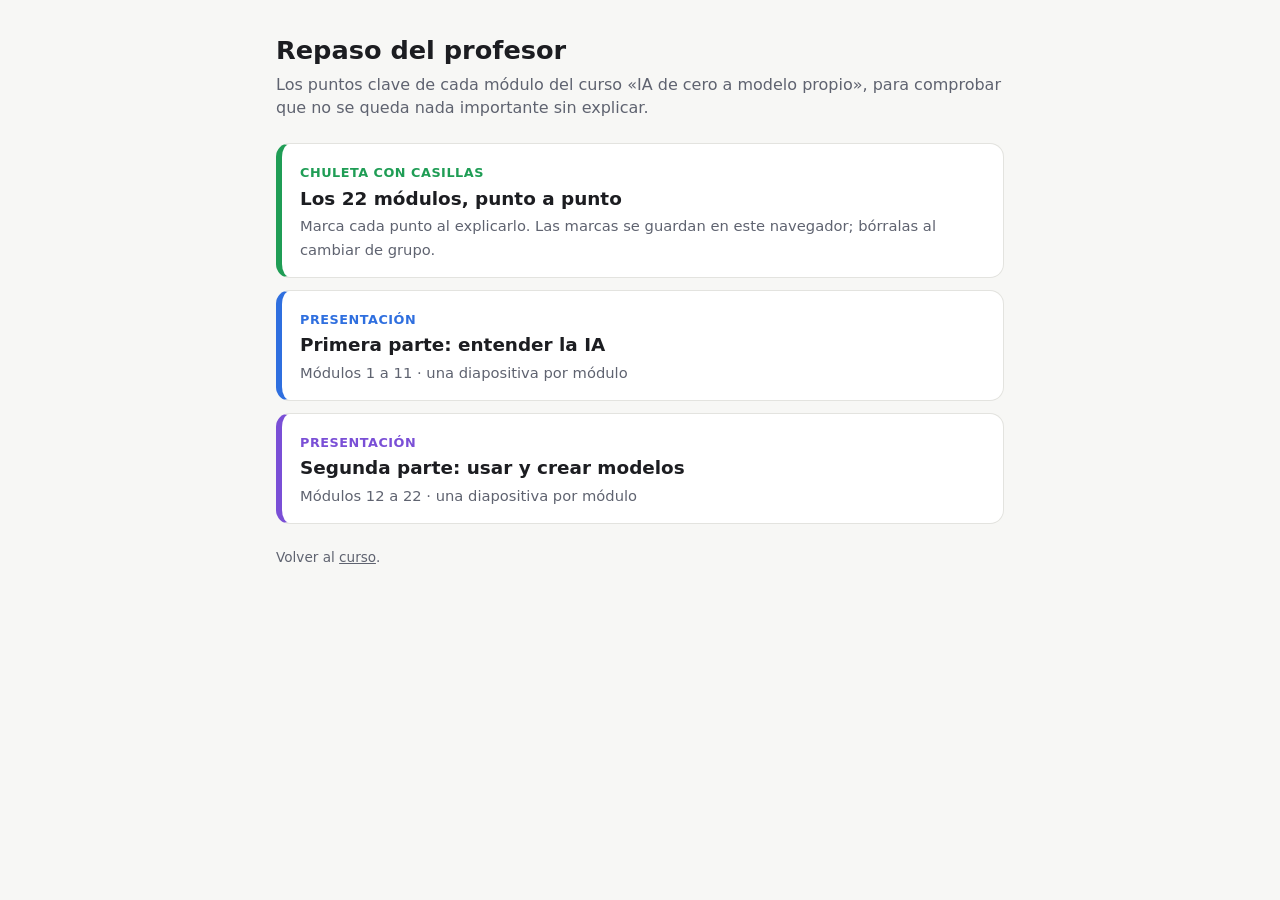
<file: docs/profesor/index.html>
<!doctype html>
<html lang="es">
<head>
<meta charset="utf-8">
<meta name="viewport" content="width=device-width, initial-scale=1">
<title>Repaso del profesor</title>
<meta name="robots" content="noindex">
<style>
:root {
  --fondo: #f7f7f5; --papel: #ffffff; --texto: #1c1d21; --suave: #5f6370; --linea: #e3e3df;
  --p1: #2f6fdf; --p1-claro: #e8f0fd; --p2: #7a4fd6; --p2-claro: #f0eafc; --ok: #1f9d55; --ok-claro: #e5f6ec;
  color-scheme: light;
}
@media (prefers-color-scheme: dark) {
  :root:not([data-theme="light"]) {
    --fondo: #15161a; --papel: #1e2026; --texto: #ececef; --suave: #a3a7b3; --linea: #30333b;
    --p1: #7aa7ff; --p1-claro: #1c2a45; --p2: #b494ff; --p2-claro: #2a2142; --ok: #4cc785; --ok-claro: #17301f;
    color-scheme: dark;
  }
}
* { box-sizing: border-box; }
html, body { margin: 0; }
body { background: var(--fondo); color: var(--texto);
  font: 16px/1.45 system-ui, -apple-system, "Segoe UI", Roboto, sans-serif; -webkit-text-size-adjust: 100%; }
a { color: inherit; }

main { max-width: 760px; margin: 0 auto; padding: 32px 16px 48px; }
h1 { font-size: 1.6rem; margin: 0 0 4px; }
p.sub { color: var(--suave); margin: 0 0 24px; }
.tarjeta { display: block; text-decoration: none; background: var(--papel); border: 1px solid var(--linea);
  border-left: 6px solid var(--c); border-radius: 14px; padding: 16px 18px; margin-bottom: 12px; }
.tarjeta:hover { background: var(--cc); }
.tarjeta strong { display: block; font-size: 1.15rem; margin: 2px 0; }
.tarjeta span { color: var(--suave); font-size: .92rem; }
.tarjeta .etq { color: var(--c); font-weight: 600; font-size: .8rem; text-transform: uppercase; letter-spacing: .04em; }
footer { color: var(--suave); font-size: .85rem; margin-top: 24px; }
</style>
</head>
<body>
<main>
  <h1>Repaso del profesor</h1>
  <p class="sub">Los puntos clave de cada módulo del curso «IA de cero a modelo propio», para comprobar que no se queda nada importante sin explicar.</p>
  <a class="tarjeta" href="chuleta.html" style="--c:var(--ok);--cc:var(--ok-claro)">
    <span class="etq">Chuleta con casillas</span>
    <strong>Los 22 módulos, punto a punto</strong>
    <span>Marca cada punto al explicarlo. Las marcas se guardan en este navegador; bórralas al cambiar de grupo.</span>
  </a>
  
      <a class="tarjeta" href="presentacion-parte-1.html" style="--c:var(--p1);--cc:var(--p1-claro)">
        <span class="etq">Presentación</span>
        <strong>Primera parte: entender la IA</strong>
        <span>Módulos 1 a 11 · una diapositiva por módulo</span>
      </a>
      <a class="tarjeta" href="presentacion-parte-2.html" style="--c:var(--p2);--cc:var(--p2-claro)">
        <span class="etq">Presentación</span>
        <strong>Segunda parte: usar y crear modelos</strong>
        <span>Módulos 12 a 22 · una diapositiva por módulo</span>
      </a>
  <footer>Volver al <a href="../">curso</a>.</footer>
</main>
</body>
</html>
</file>
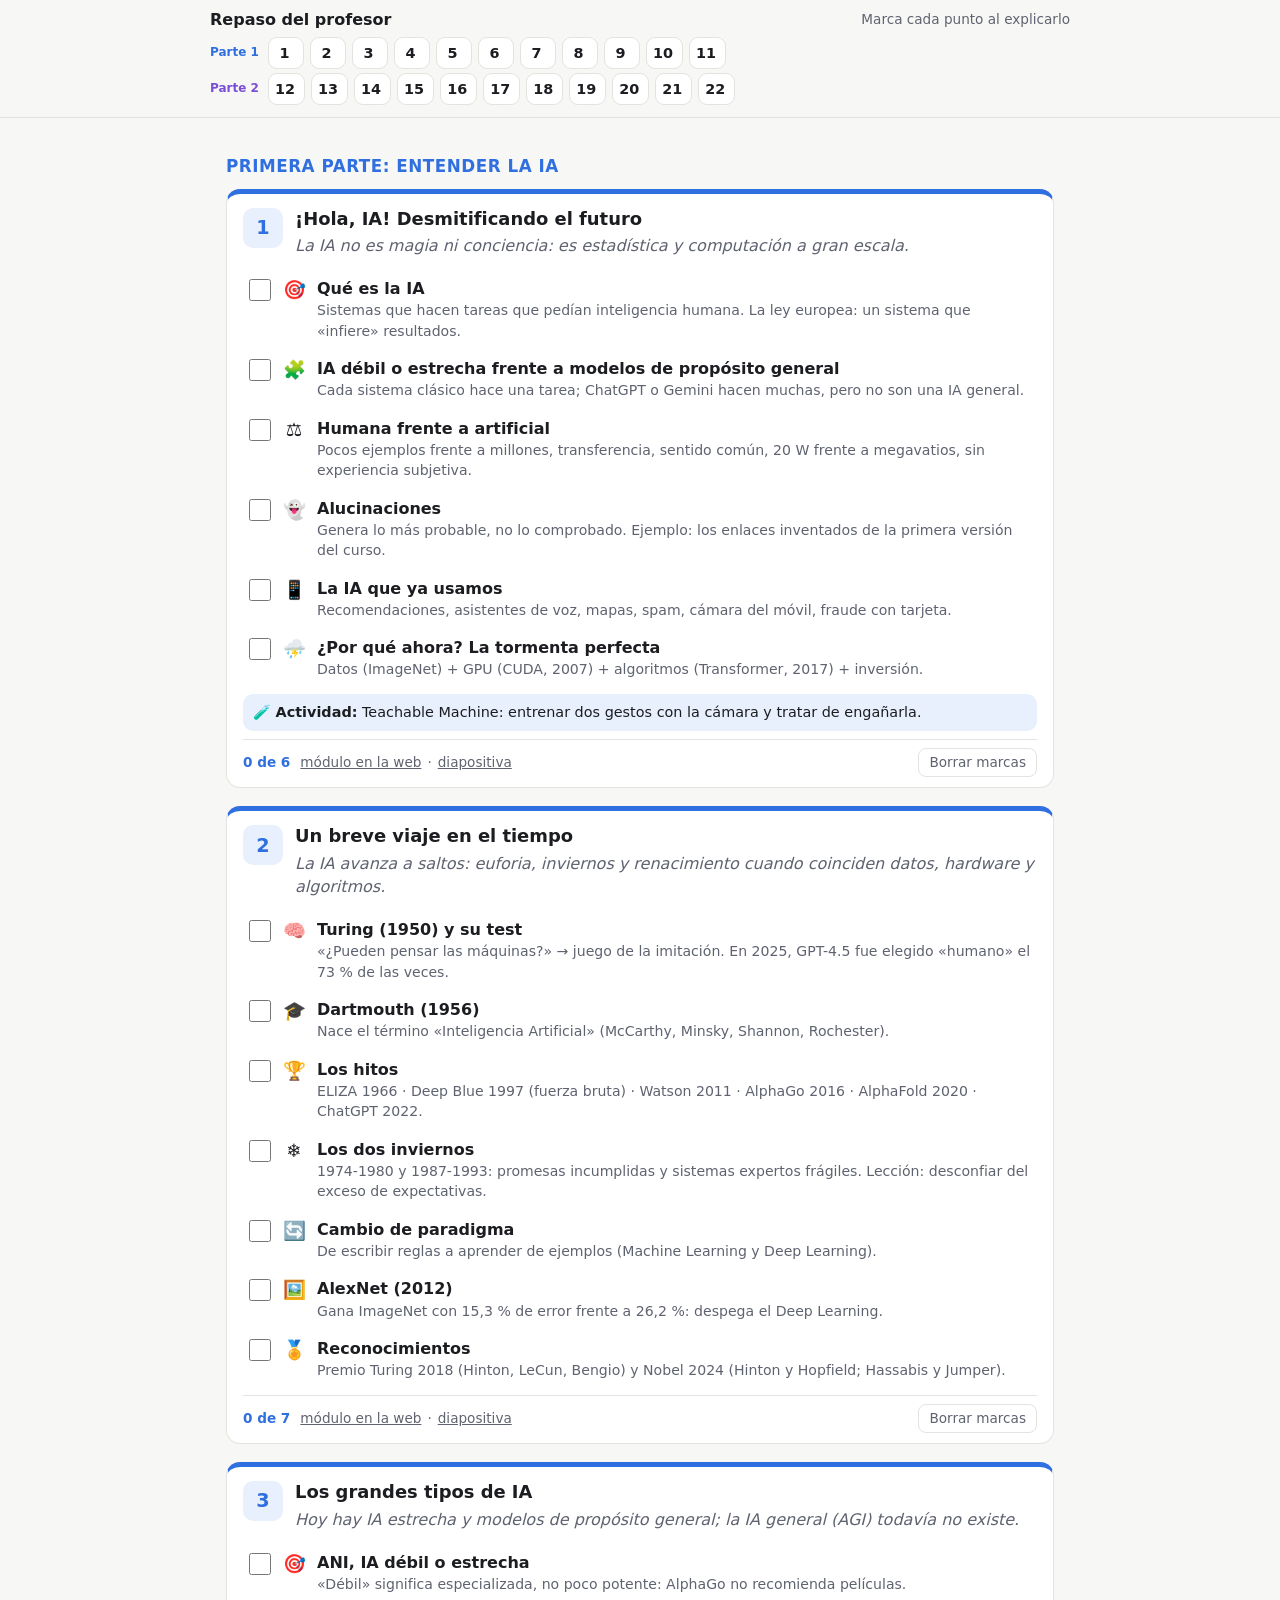
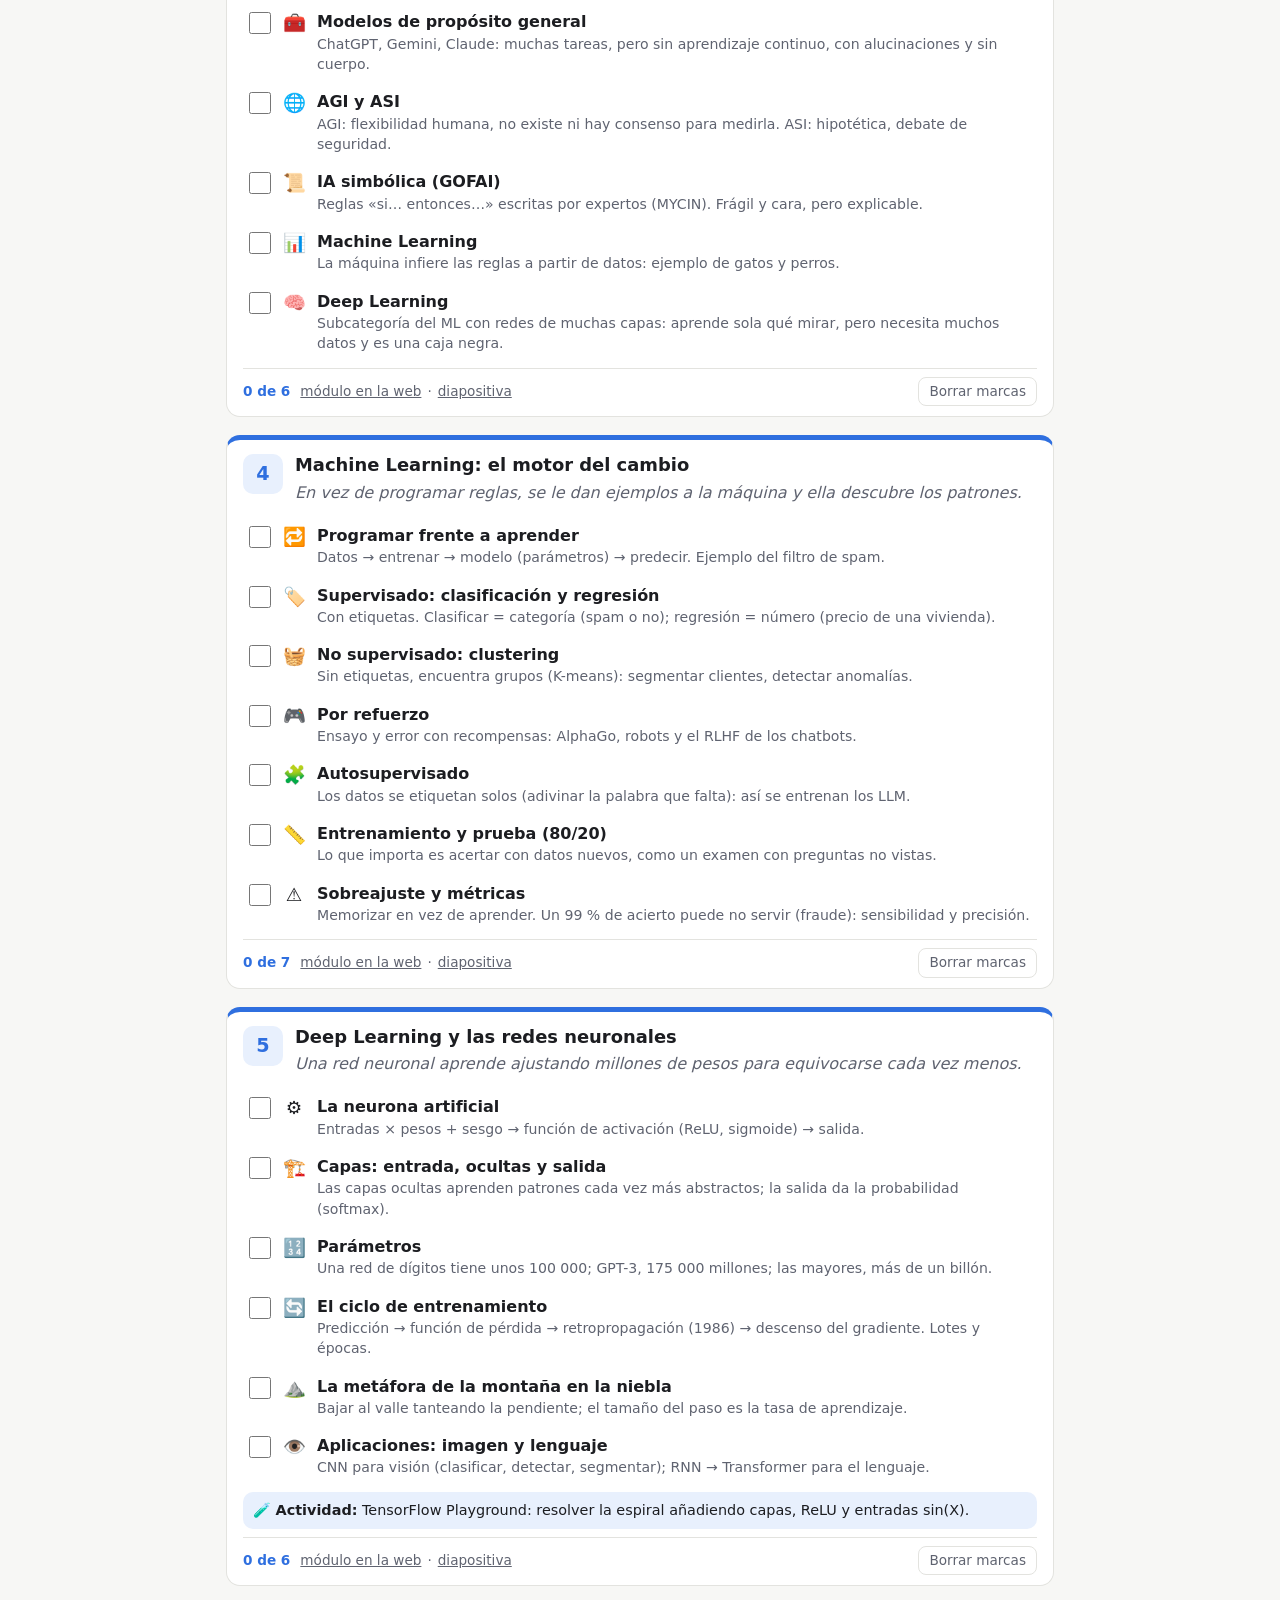
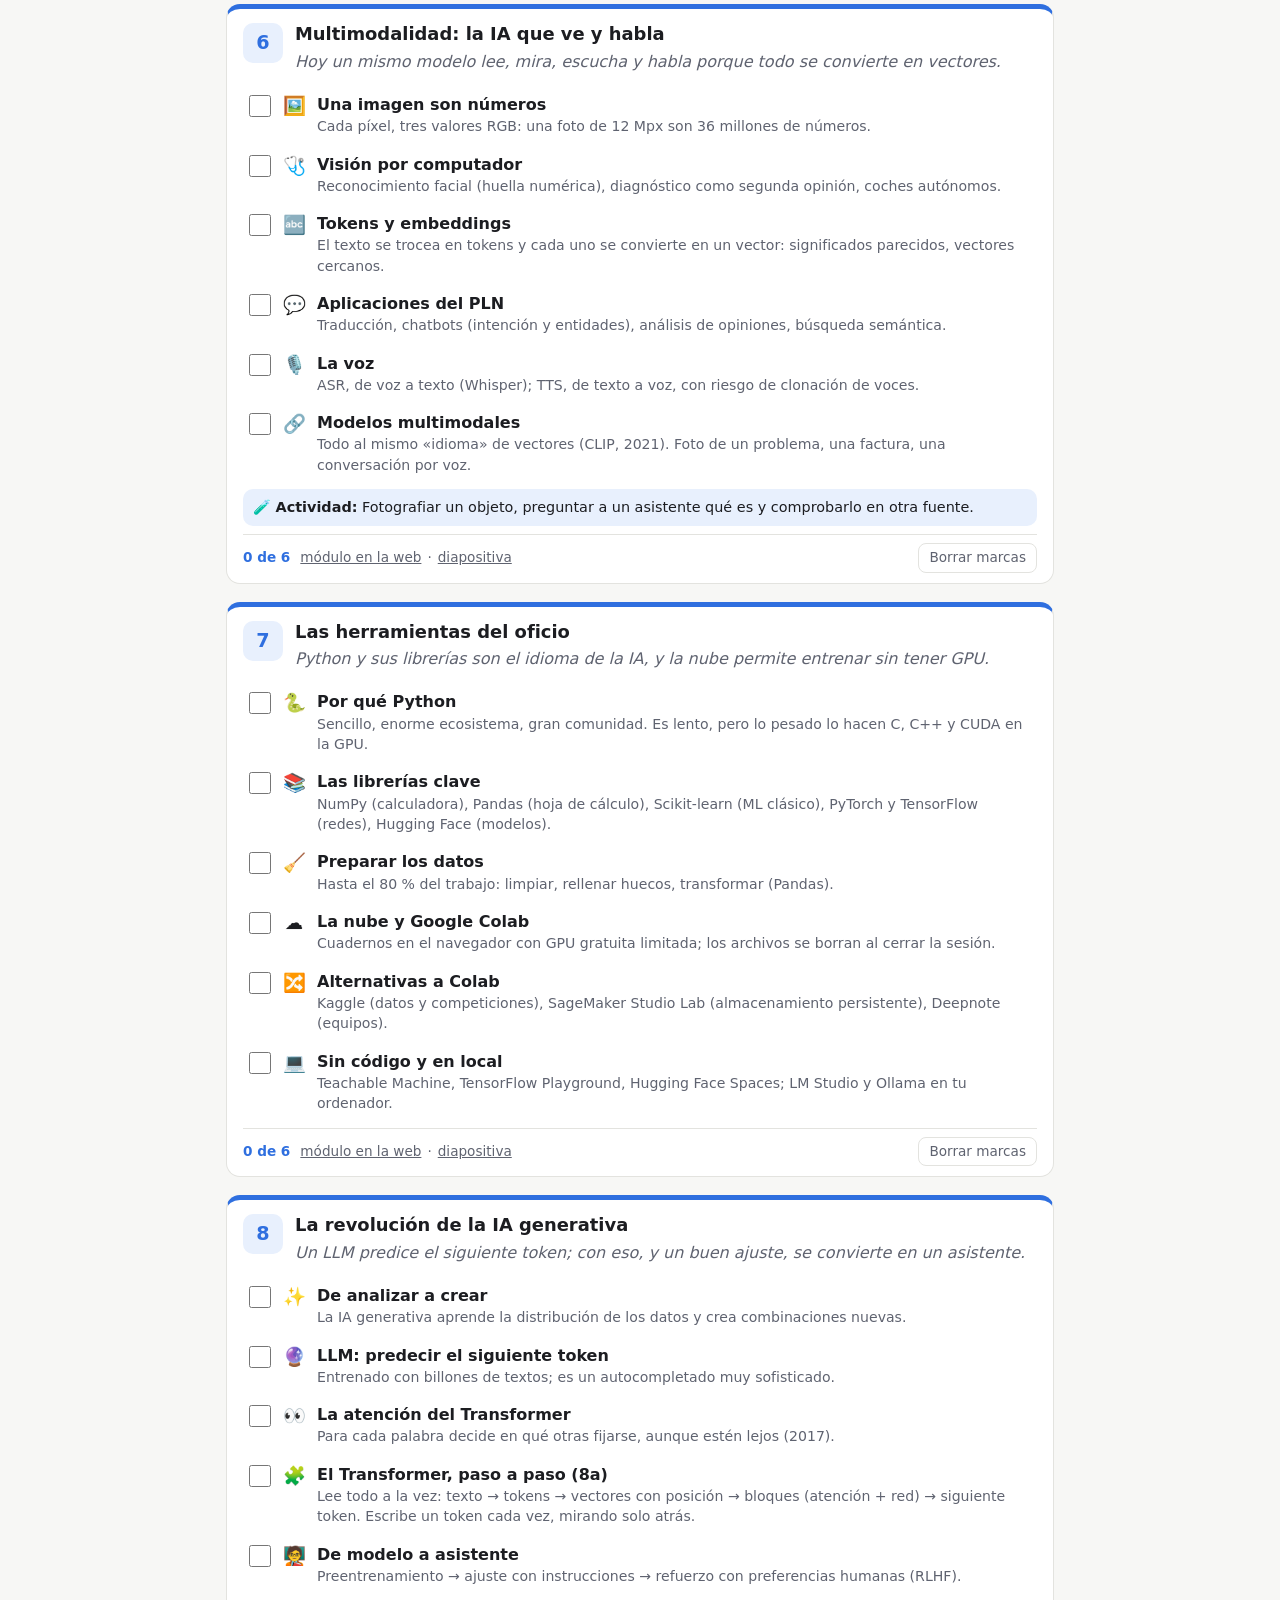
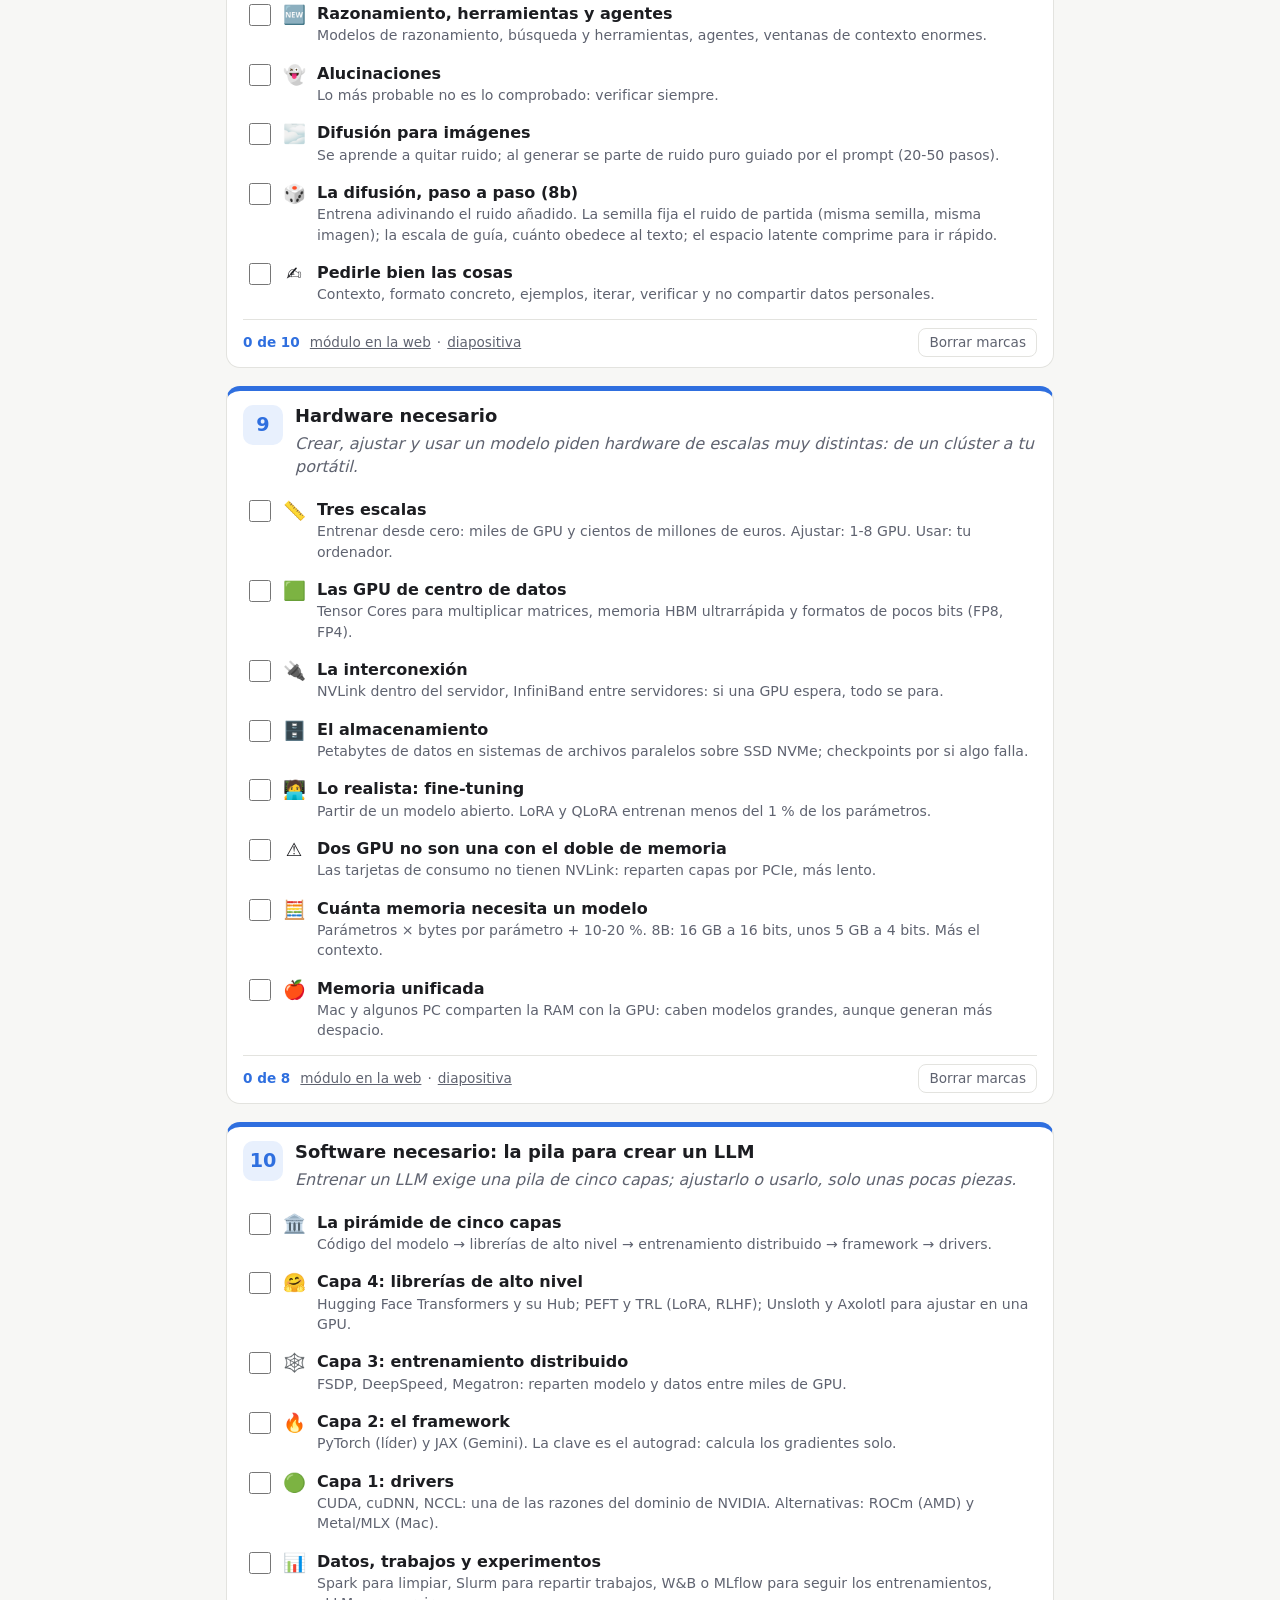
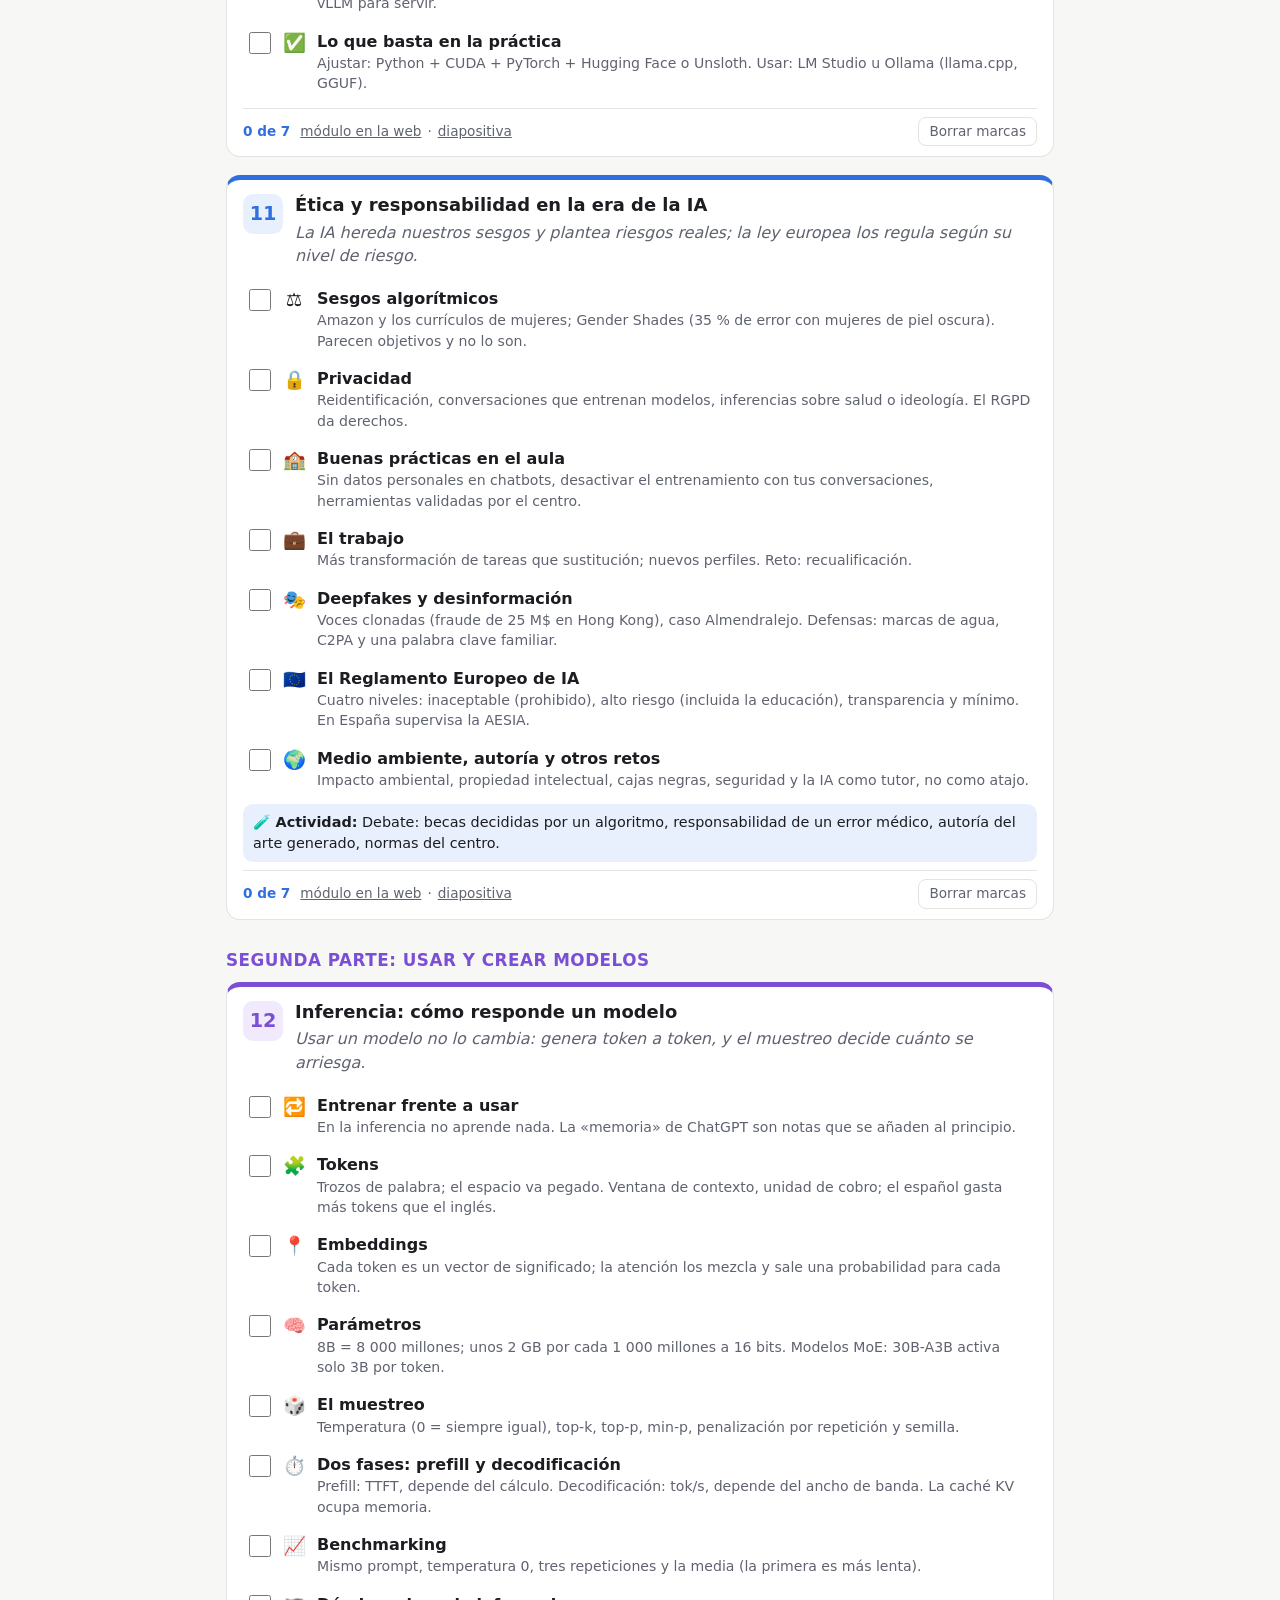
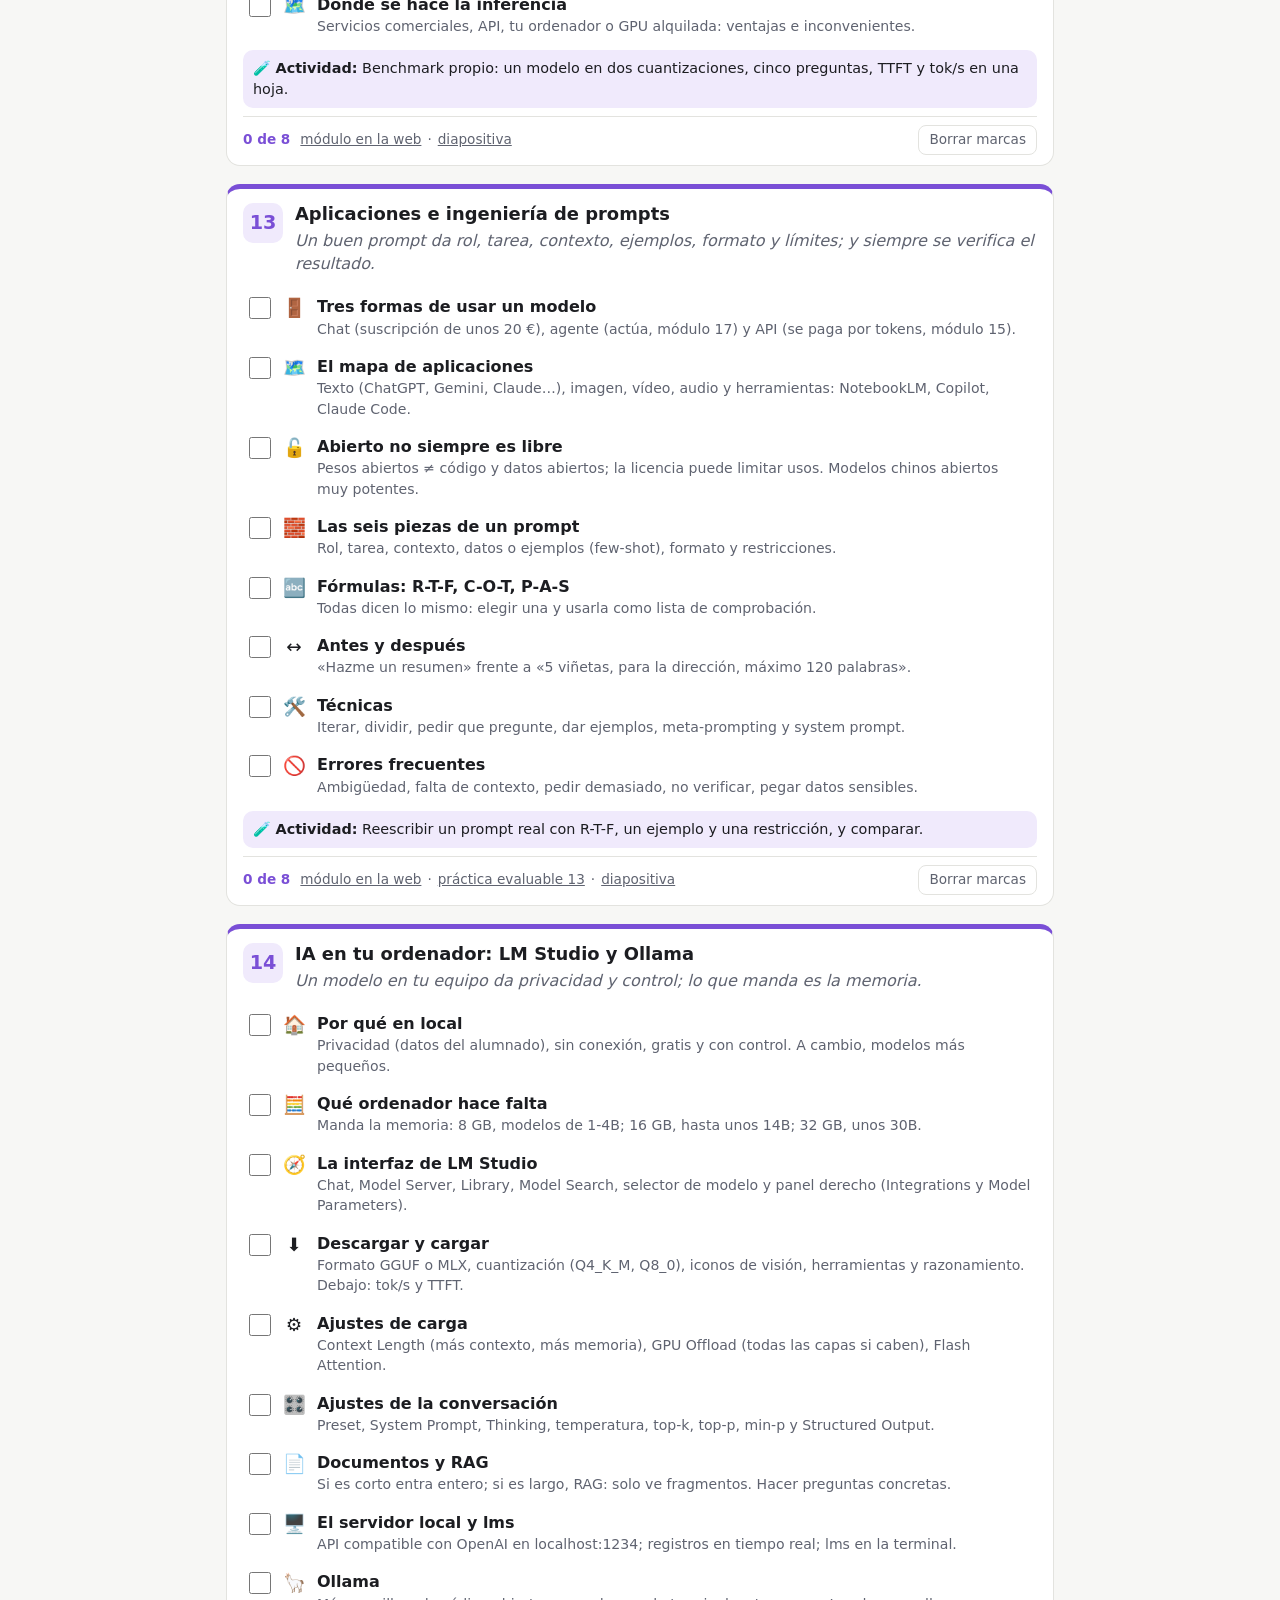
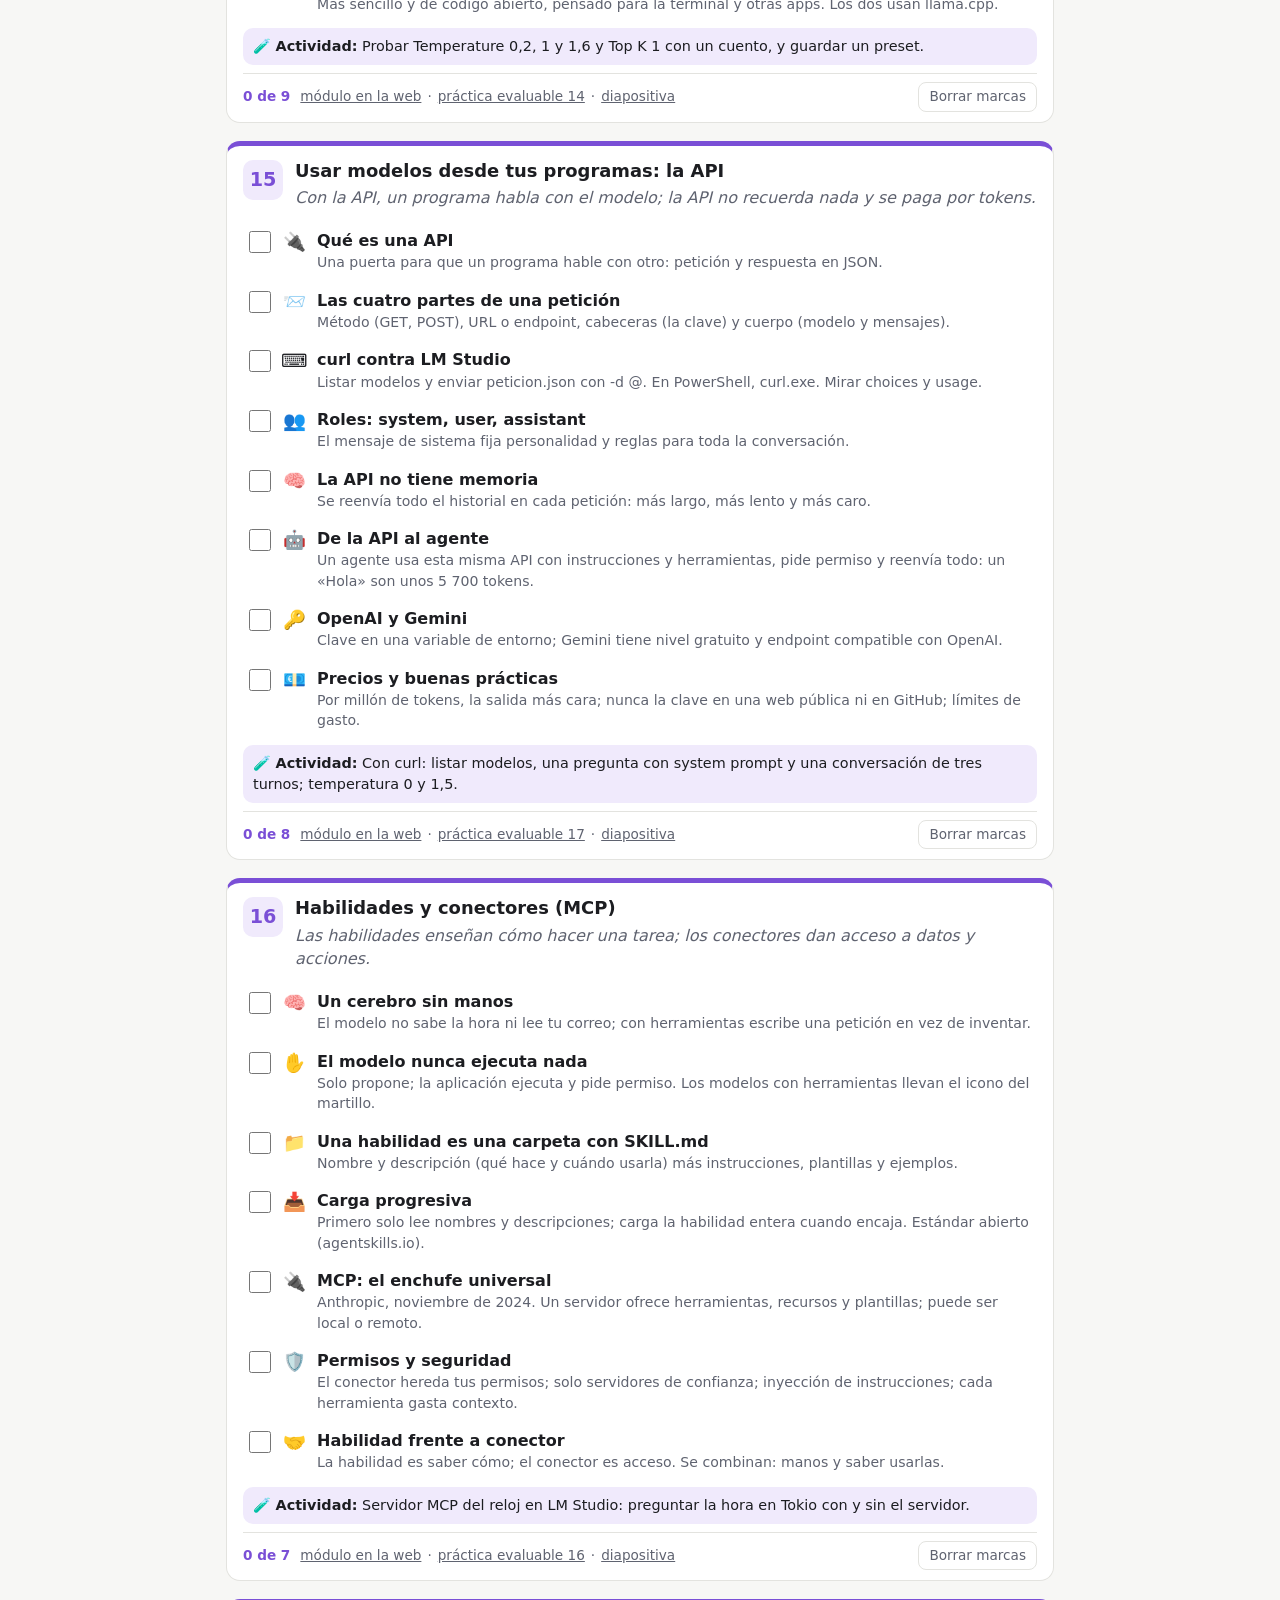
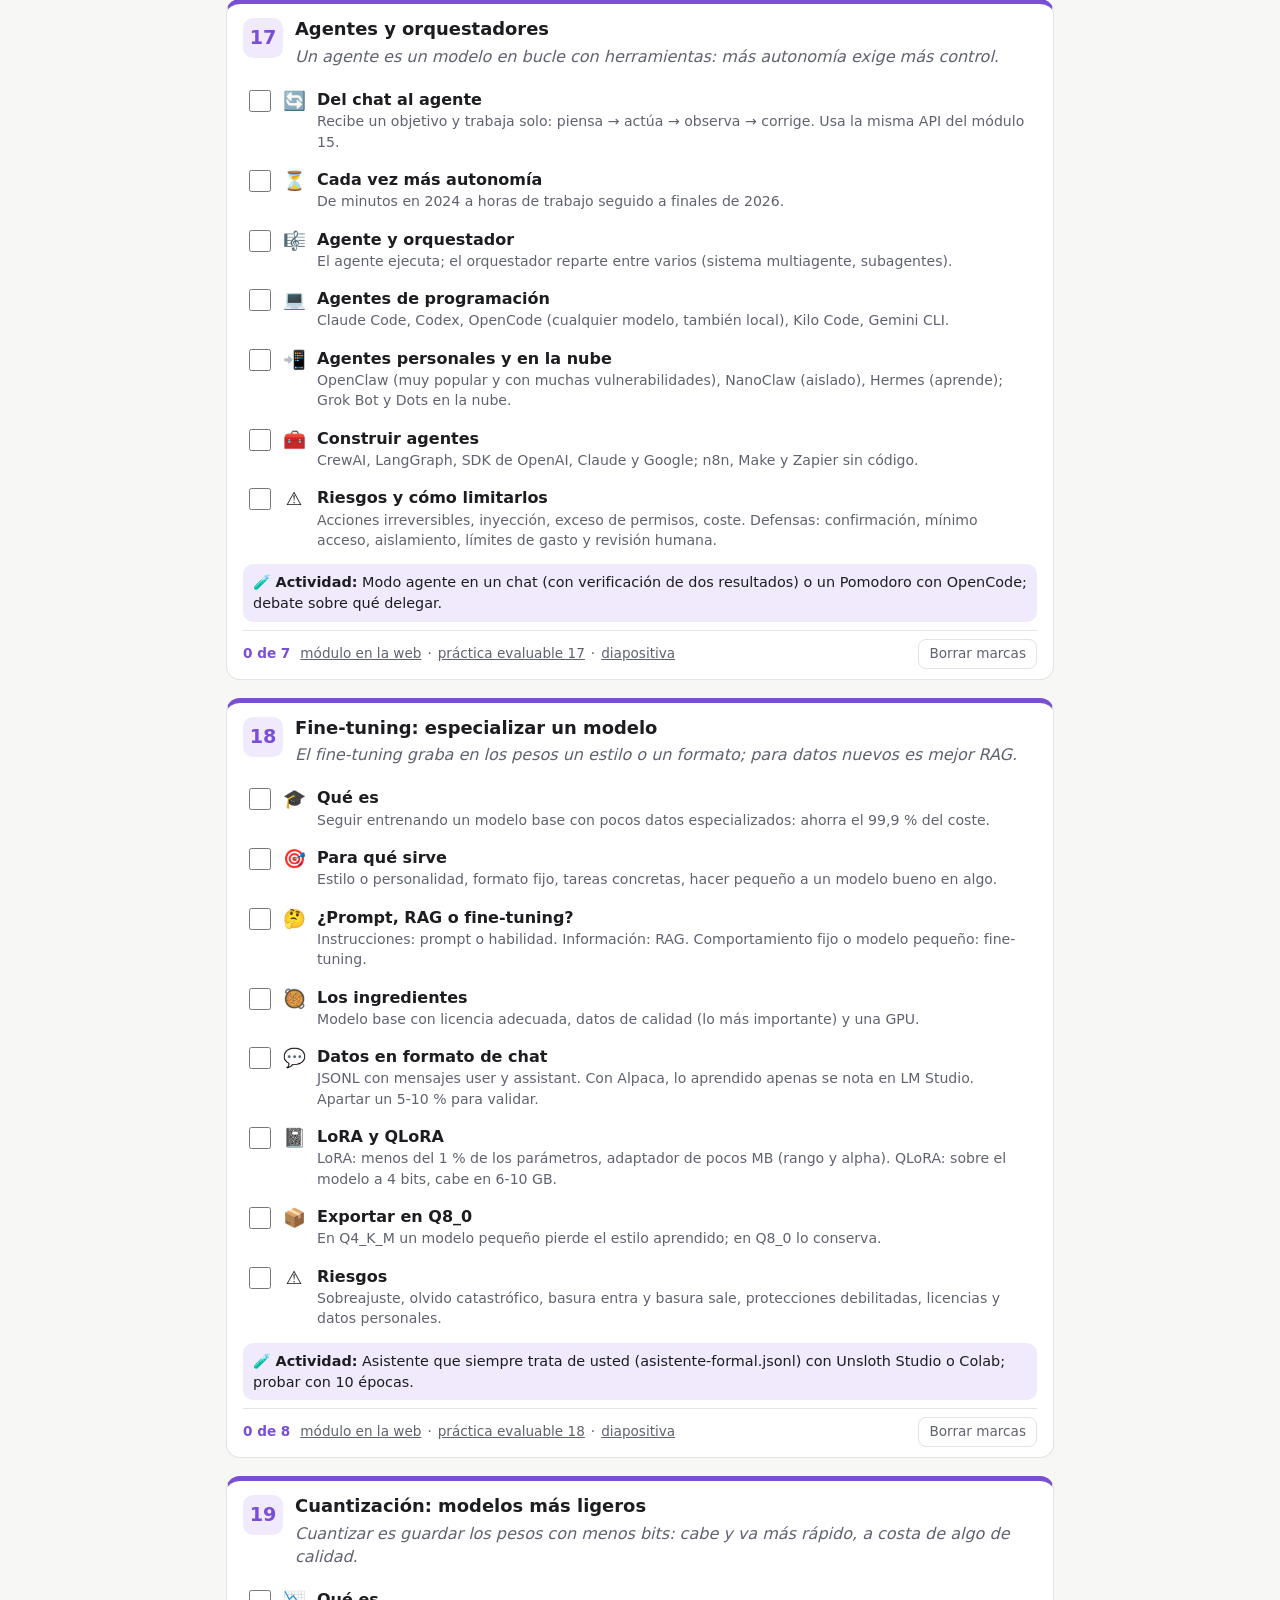
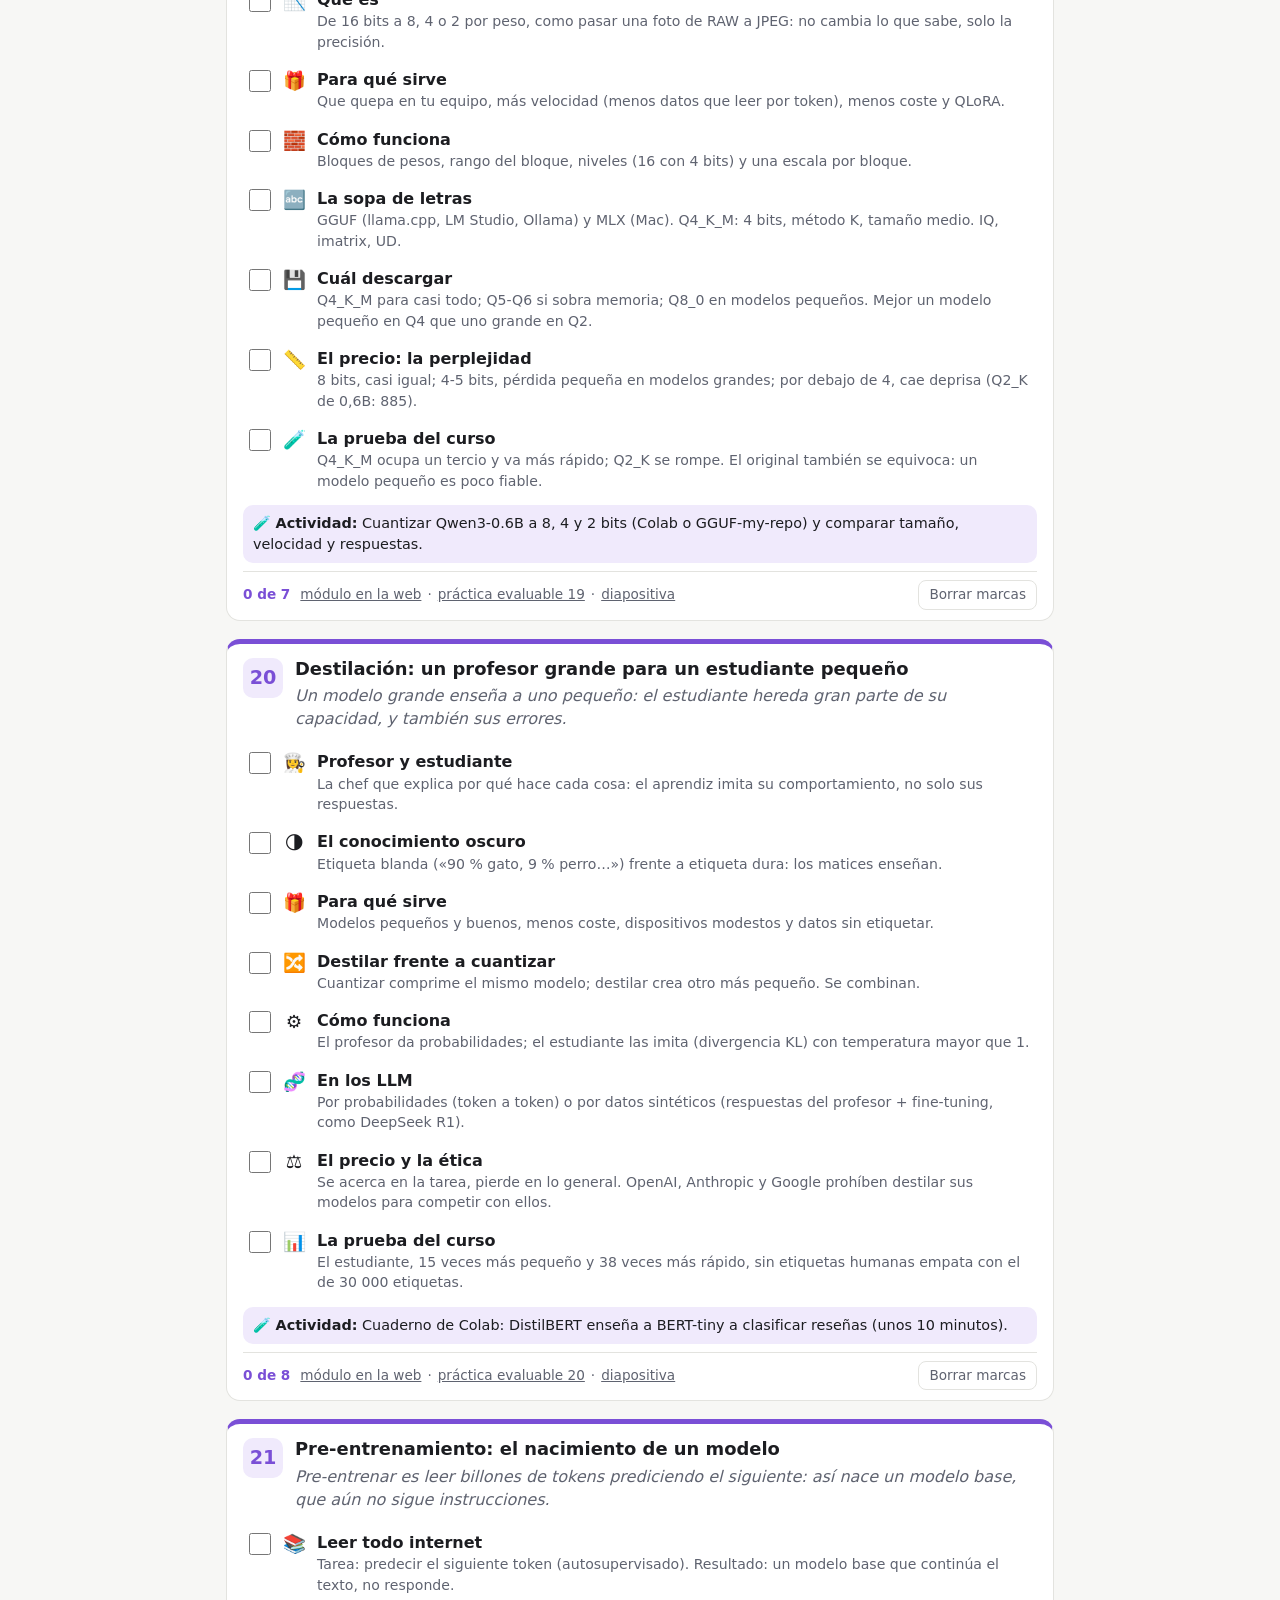
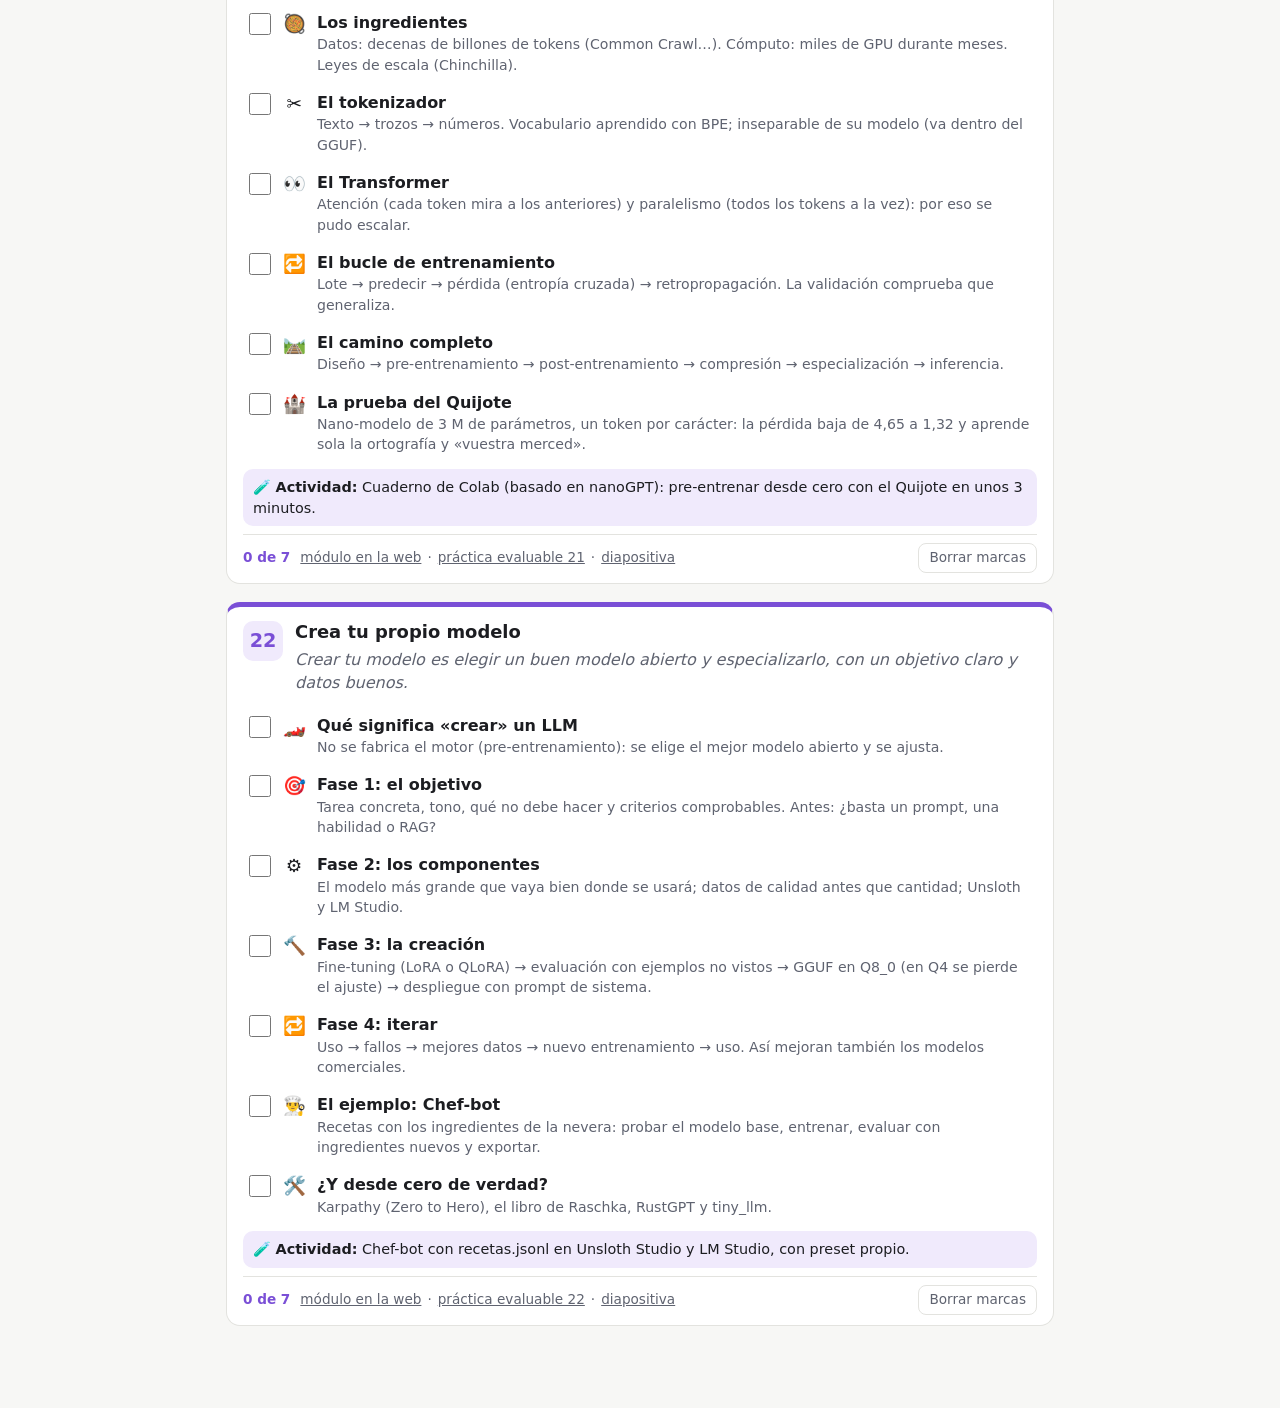
<file: docs/profesor/chuleta.html>
<!doctype html>
<html lang="es">
<head>
<meta charset="utf-8">
<meta name="viewport" content="width=device-width, initial-scale=1">
<title>Chuleta de repaso</title>
<meta name="robots" content="noindex">
<style>
:root {
  --fondo: #f7f7f5; --papel: #ffffff; --texto: #1c1d21; --suave: #5f6370; --linea: #e3e3df;
  --p1: #2f6fdf; --p1-claro: #e8f0fd; --p2: #7a4fd6; --p2-claro: #f0eafc; --ok: #1f9d55; --ok-claro: #e5f6ec;
  color-scheme: light;
}
@media (prefers-color-scheme: dark) {
  :root:not([data-theme="light"]) {
    --fondo: #15161a; --papel: #1e2026; --texto: #ececef; --suave: #a3a7b3; --linea: #30333b;
    --p1: #7aa7ff; --p1-claro: #1c2a45; --p2: #b494ff; --p2-claro: #2a2142; --ok: #4cc785; --ok-claro: #17301f;
    color-scheme: dark;
  }
}
* { box-sizing: border-box; }
html, body { margin: 0; }
body { background: var(--fondo); color: var(--texto);
  font: 16px/1.45 system-ui, -apple-system, "Segoe UI", Roboto, sans-serif; -webkit-text-size-adjust: 100%; }
a { color: inherit; }

.barra { position: sticky; top: 0; z-index: 5; background: var(--fondo); border-bottom: 1px solid var(--linea);
  padding: 8px 16px; }
.barra .cab { display: flex; align-items: center; gap: 12px; max-width: 860px; margin: 0 auto 6px; }
.barra .cab a { font-weight: 700; text-decoration: none; }
.barra .cab span { color: var(--suave); font-size: .85rem; margin-left: auto; }
.fila { display: flex; flex-wrap: wrap; gap: 6px; align-items: center; max-width: 860px; margin: 0 auto 4px; }
.parte { font-size: .75rem; font-weight: 700; width: 52px; }
.chip { min-width: 36px; height: 32px; padding: 0 6px; border-radius: 9px; border: 1px solid var(--linea);
  background: var(--papel); text-decoration: none; display: inline-flex; align-items: center; justify-content: center;
  gap: 3px; font-weight: 600; font-size: .9rem; }
.chip small { font-weight: 500; color: var(--suave); font-size: .7rem; }
.chip.algo { border-color: var(--c); }
.chip.hecho { background: var(--ok); border-color: var(--ok); color: #fff; }
.chip.hecho small { color: #fff; }
main { max-width: 860px; margin: 0 auto; padding: 8px 16px 64px; }
.titulo-parte { font-size: 1.05rem; margin: 28px 0 10px; text-transform: uppercase; letter-spacing: .03em; }
.modulo { background: var(--papel); border: 1px solid var(--linea); border-top: 5px solid var(--c);
  border-radius: 14px; padding: 14px 16px 10px; margin-bottom: 18px; scroll-margin-top: 110px; }
.modulo header { display: flex; gap: 12px; align-items: flex-start; }
.num { flex: none; width: 40px; height: 40px; border-radius: 10px; background: var(--cc); color: var(--c);
  font-weight: 800; font-size: 1.2rem; display: flex; align-items: center; justify-content: center; }
h3 { margin: 0; font-size: 1.12rem; line-height: 1.25; }
.idea { margin: 4px 0 0; color: var(--suave); font-style: italic; }
ul { list-style: none; padding: 0; margin: 12px 0 4px; }
li label { display: flex; gap: 10px; align-items: flex-start; padding: 8px 6px; border-radius: 10px; cursor: pointer; }
li label:hover { background: var(--fondo); }
li input { width: 22px; height: 22px; margin: 2px 0 0; flex: none; accent-color: var(--ok); cursor: pointer; }
.ico { flex: none; width: 26px; text-align: center; font-size: 1.15rem; }
.txt b { display: block; font-weight: 600; }
.det { display: block; color: var(--suave); font-size: .88rem; }
li input:checked ~ .txt b { text-decoration: line-through; text-decoration-color: var(--ok); text-decoration-thickness: 2px; }
li input:checked ~ .txt, li input:checked ~ .ico { opacity: .55; }
.act { margin: 6px 0 8px; padding: 8px 10px; background: var(--cc); border-radius: 10px; font-size: .9rem; }
.pie { display: flex; flex-wrap: wrap; gap: 6px; align-items: center; font-size: .85rem; color: var(--suave);
  border-top: 1px solid var(--linea); padding-top: 8px; margin-top: 6px; }
.pie .prog { font-weight: 700; color: var(--c); margin-right: 4px; }
.pie .prog.hecho { color: var(--ok); }
.borrar { margin-left: auto; font: inherit; color: var(--suave); background: none; border: 1px solid var(--linea);
  border-radius: 8px; padding: 4px 10px; cursor: pointer; }
.borrar:hover { color: var(--texto); border-color: var(--suave); }
@media (max-width: 620px) {
  .det { font-size: .84rem; } .modulo { padding: 12px 12px 8px; scroll-margin-top: 104px; }
  .barra { padding: 6px 10px; }
  .barra .cab { margin-bottom: 4px; } .barra .cab span { display: none; }
  .fila { flex-wrap: nowrap; overflow-x: auto; scrollbar-width: none; margin-bottom: 3px; }
  .fila::-webkit-scrollbar { display: none; }
  .parte { width: auto; flex: none; margin-right: 2px; }
  .chip { flex: none; min-width: 32px; height: 28px; font-size: .85rem; }
}
</style>
</head>
<body>
<div class="barra">
  <div class="cab"><a href="index.html">Repaso del profesor</a><span>Marca cada punto al explicarlo</span></div>
  <div class="fila"><span class="parte" style="color:var(--p1)">Parte 1</span><a class="chip" href="#m1" data-m="1" style="--c:var(--p1)">1<small></small></a><a class="chip" href="#m2" data-m="2" style="--c:var(--p1)">2<small></small></a><a class="chip" href="#m3" data-m="3" style="--c:var(--p1)">3<small></small></a><a class="chip" href="#m4" data-m="4" style="--c:var(--p1)">4<small></small></a><a class="chip" href="#m5" data-m="5" style="--c:var(--p1)">5<small></small></a><a class="chip" href="#m6" data-m="6" style="--c:var(--p1)">6<small></small></a><a class="chip" href="#m7" data-m="7" style="--c:var(--p1)">7<small></small></a><a class="chip" href="#m8" data-m="8" style="--c:var(--p1)">8<small></small></a><a class="chip" href="#m9" data-m="9" style="--c:var(--p1)">9<small></small></a><a class="chip" href="#m10" data-m="10" style="--c:var(--p1)">10<small></small></a><a class="chip" href="#m11" data-m="11" style="--c:var(--p1)">11<small></small></a></div><div class="fila"><span class="parte" style="color:var(--p2)">Parte 2</span><a class="chip" href="#m12" data-m="12" style="--c:var(--p2)">12<small></small></a><a class="chip" href="#m13" data-m="13" style="--c:var(--p2)">13<small></small></a><a class="chip" href="#m14" data-m="14" style="--c:var(--p2)">14<small></small></a><a class="chip" href="#m15" data-m="15" style="--c:var(--p2)">15<small></small></a><a class="chip" href="#m16" data-m="16" style="--c:var(--p2)">16<small></small></a><a class="chip" href="#m17" data-m="17" style="--c:var(--p2)">17<small></small></a><a class="chip" href="#m18" data-m="18" style="--c:var(--p2)">18<small></small></a><a class="chip" href="#m19" data-m="19" style="--c:var(--p2)">19<small></small></a><a class="chip" href="#m20" data-m="20" style="--c:var(--p2)">20<small></small></a><a class="chip" href="#m21" data-m="21" style="--c:var(--p2)">21<small></small></a><a class="chip" href="#m22" data-m="22" style="--c:var(--p2)">22<small></small></a></div>
</div>
<main>
<h2 class="titulo-parte" style="color:var(--p1)">Primera parte: entender la IA</h2>
<section class="modulo" id="m1" style="--c:var(--p1);--cc:var(--p1-claro)">
  <header>
    <span class="num">1</span>
    <div>
      <h3>¡Hola, IA! Desmitificando el futuro</h3>
      <p class="idea">La IA no es magia ni conciencia: es estadística y computación a gran escala.</p>
    </div>
  </header>
  <ul><li><label><input type="checkbox" data-id="m1p0"><span class="ico" aria-hidden="true">🎯</span><span class="txt"><b>Qué es la IA</b><span class="det">Sistemas que hacen tareas que pedían inteligencia humana. La ley europea: un sistema que «infiere» resultados.</span></span></label></li><li><label><input type="checkbox" data-id="m1p1"><span class="ico" aria-hidden="true">🧩</span><span class="txt"><b>IA débil o estrecha frente a modelos de propósito general</b><span class="det">Cada sistema clásico hace una tarea; ChatGPT o Gemini hacen muchas, pero no son una IA general.</span></span></label></li><li><label><input type="checkbox" data-id="m1p2"><span class="ico" aria-hidden="true">⚖️</span><span class="txt"><b>Humana frente a artificial</b><span class="det">Pocos ejemplos frente a millones, transferencia, sentido común, 20 W frente a megavatios, sin experiencia subjetiva.</span></span></label></li><li><label><input type="checkbox" data-id="m1p3"><span class="ico" aria-hidden="true">👻</span><span class="txt"><b>Alucinaciones</b><span class="det">Genera lo más probable, no lo comprobado. Ejemplo: los enlaces inventados de la primera versión del curso.</span></span></label></li><li><label><input type="checkbox" data-id="m1p4"><span class="ico" aria-hidden="true">📱</span><span class="txt"><b>La IA que ya usamos</b><span class="det">Recomendaciones, asistentes de voz, mapas, spam, cámara del móvil, fraude con tarjeta.</span></span></label></li><li><label><input type="checkbox" data-id="m1p5"><span class="ico" aria-hidden="true">⛈️</span><span class="txt"><b>¿Por qué ahora? La tormenta perfecta</b><span class="det">Datos (ImageNet) + GPU (CUDA, 2007) + algoritmos (Transformer, 2017) + inversión.</span></span></label></li></ul>
  <p class="act"><span aria-hidden="true">🧪</span> <b>Actividad:</b> Teachable Machine: entrenar dos gestos con la cámara y tratar de engañarla.</p>
  <div class="pie">
    <span class="prog" data-prog="m1"></span>
    <a href="https://mosqueteroweb.github.io/IAconceptos/01-que-es-la-ia/">módulo en la web</a> ·
    <a href="presentacion-parte-1.html#m1">diapositiva</a>
    <button type="button" class="borrar" data-borrar="m1">Borrar marcas</button>
  </div>
</section>
<section class="modulo" id="m2" style="--c:var(--p1);--cc:var(--p1-claro)">
  <header>
    <span class="num">2</span>
    <div>
      <h3>Un breve viaje en el tiempo</h3>
      <p class="idea">La IA avanza a saltos: euforia, inviernos y renacimiento cuando coinciden datos, hardware y algoritmos.</p>
    </div>
  </header>
  <ul><li><label><input type="checkbox" data-id="m2p0"><span class="ico" aria-hidden="true">🧠</span><span class="txt"><b>Turing (1950) y su test</b><span class="det">«¿Pueden pensar las máquinas?» → juego de la imitación. En 2025, GPT-4.5 fue elegido «humano» el 73 % de las veces.</span></span></label></li><li><label><input type="checkbox" data-id="m2p1"><span class="ico" aria-hidden="true">🎓</span><span class="txt"><b>Dartmouth (1956)</b><span class="det">Nace el término «Inteligencia Artificial» (McCarthy, Minsky, Shannon, Rochester).</span></span></label></li><li><label><input type="checkbox" data-id="m2p2"><span class="ico" aria-hidden="true">🏆</span><span class="txt"><b>Los hitos</b><span class="det">ELIZA 1966 · Deep Blue 1997 (fuerza bruta) · Watson 2011 · AlphaGo 2016 · AlphaFold 2020 · ChatGPT 2022.</span></span></label></li><li><label><input type="checkbox" data-id="m2p3"><span class="ico" aria-hidden="true">❄️</span><span class="txt"><b>Los dos inviernos</b><span class="det">1974-1980 y 1987-1993: promesas incumplidas y sistemas expertos frágiles. Lección: desconfiar del exceso de expectativas.</span></span></label></li><li><label><input type="checkbox" data-id="m2p4"><span class="ico" aria-hidden="true">🔄</span><span class="txt"><b>Cambio de paradigma</b><span class="det">De escribir reglas a aprender de ejemplos (Machine Learning y Deep Learning).</span></span></label></li><li><label><input type="checkbox" data-id="m2p5"><span class="ico" aria-hidden="true">🖼️</span><span class="txt"><b>AlexNet (2012)</b><span class="det">Gana ImageNet con 15,3 % de error frente a 26,2 %: despega el Deep Learning.</span></span></label></li><li><label><input type="checkbox" data-id="m2p6"><span class="ico" aria-hidden="true">🏅</span><span class="txt"><b>Reconocimientos</b><span class="det">Premio Turing 2018 (Hinton, LeCun, Bengio) y Nobel 2024 (Hinton y Hopfield; Hassabis y Jumper).</span></span></label></li></ul>
  
  <div class="pie">
    <span class="prog" data-prog="m2"></span>
    <a href="https://mosqueteroweb.github.io/IAconceptos/02-historia/">módulo en la web</a> ·
    <a href="presentacion-parte-1.html#m2">diapositiva</a>
    <button type="button" class="borrar" data-borrar="m2">Borrar marcas</button>
  </div>
</section>
<section class="modulo" id="m3" style="--c:var(--p1);--cc:var(--p1-claro)">
  <header>
    <span class="num">3</span>
    <div>
      <h3>Los grandes tipos de IA</h3>
      <p class="idea">Hoy hay IA estrecha y modelos de propósito general; la IA general (AGI) todavía no existe.</p>
    </div>
  </header>
  <ul><li><label><input type="checkbox" data-id="m3p0"><span class="ico" aria-hidden="true">🎯</span><span class="txt"><b>ANI, IA débil o estrecha</b><span class="det">«Débil» significa especializada, no poco potente: AlphaGo no recomienda películas.</span></span></label></li><li><label><input type="checkbox" data-id="m3p1"><span class="ico" aria-hidden="true">🧰</span><span class="txt"><b>Modelos de propósito general</b><span class="det">ChatGPT, Gemini, Claude: muchas tareas, pero sin aprendizaje continuo, con alucinaciones y sin cuerpo.</span></span></label></li><li><label><input type="checkbox" data-id="m3p2"><span class="ico" aria-hidden="true">🌐</span><span class="txt"><b>AGI y ASI</b><span class="det">AGI: flexibilidad humana, no existe ni hay consenso para medirla. ASI: hipotética, debate de seguridad.</span></span></label></li><li><label><input type="checkbox" data-id="m3p3"><span class="ico" aria-hidden="true">📜</span><span class="txt"><b>IA simbólica (GOFAI)</b><span class="det">Reglas «si… entonces…» escritas por expertos (MYCIN). Frágil y cara, pero explicable.</span></span></label></li><li><label><input type="checkbox" data-id="m3p4"><span class="ico" aria-hidden="true">📊</span><span class="txt"><b>Machine Learning</b><span class="det">La máquina infiere las reglas a partir de datos: ejemplo de gatos y perros.</span></span></label></li><li><label><input type="checkbox" data-id="m3p5"><span class="ico" aria-hidden="true">🧠</span><span class="txt"><b>Deep Learning</b><span class="det">Subcategoría del ML con redes de muchas capas: aprende sola qué mirar, pero necesita muchos datos y es una caja negra.</span></span></label></li></ul>
  
  <div class="pie">
    <span class="prog" data-prog="m3"></span>
    <a href="https://mosqueteroweb.github.io/IAconceptos/03-tipos-de-ia/">módulo en la web</a> ·
    <a href="presentacion-parte-1.html#m3">diapositiva</a>
    <button type="button" class="borrar" data-borrar="m3">Borrar marcas</button>
  </div>
</section>
<section class="modulo" id="m4" style="--c:var(--p1);--cc:var(--p1-claro)">
  <header>
    <span class="num">4</span>
    <div>
      <h3>Machine Learning: el motor del cambio</h3>
      <p class="idea">En vez de programar reglas, se le dan ejemplos a la máquina y ella descubre los patrones.</p>
    </div>
  </header>
  <ul><li><label><input type="checkbox" data-id="m4p0"><span class="ico" aria-hidden="true">🔁</span><span class="txt"><b>Programar frente a aprender</b><span class="det">Datos → entrenar → modelo (parámetros) → predecir. Ejemplo del filtro de spam.</span></span></label></li><li><label><input type="checkbox" data-id="m4p1"><span class="ico" aria-hidden="true">🏷️</span><span class="txt"><b>Supervisado: clasificación y regresión</b><span class="det">Con etiquetas. Clasificar = categoría (spam o no); regresión = número (precio de una vivienda).</span></span></label></li><li><label><input type="checkbox" data-id="m4p2"><span class="ico" aria-hidden="true">🧺</span><span class="txt"><b>No supervisado: clustering</b><span class="det">Sin etiquetas, encuentra grupos (K-means): segmentar clientes, detectar anomalías.</span></span></label></li><li><label><input type="checkbox" data-id="m4p3"><span class="ico" aria-hidden="true">🎮</span><span class="txt"><b>Por refuerzo</b><span class="det">Ensayo y error con recompensas: AlphaGo, robots y el RLHF de los chatbots.</span></span></label></li><li><label><input type="checkbox" data-id="m4p4"><span class="ico" aria-hidden="true">🧩</span><span class="txt"><b>Autosupervisado</b><span class="det">Los datos se etiquetan solos (adivinar la palabra que falta): así se entrenan los LLM.</span></span></label></li><li><label><input type="checkbox" data-id="m4p5"><span class="ico" aria-hidden="true">📏</span><span class="txt"><b>Entrenamiento y prueba (80/20)</b><span class="det">Lo que importa es acertar con datos nuevos, como un examen con preguntas no vistas.</span></span></label></li><li><label><input type="checkbox" data-id="m4p6"><span class="ico" aria-hidden="true">⚠️</span><span class="txt"><b>Sobreajuste y métricas</b><span class="det">Memorizar en vez de aprender. Un 99 % de acierto puede no servir (fraude): sensibilidad y precisión.</span></span></label></li></ul>
  
  <div class="pie">
    <span class="prog" data-prog="m4"></span>
    <a href="https://mosqueteroweb.github.io/IAconceptos/04-machine-learning/">módulo en la web</a> ·
    <a href="presentacion-parte-1.html#m4">diapositiva</a>
    <button type="button" class="borrar" data-borrar="m4">Borrar marcas</button>
  </div>
</section>
<section class="modulo" id="m5" style="--c:var(--p1);--cc:var(--p1-claro)">
  <header>
    <span class="num">5</span>
    <div>
      <h3>Deep Learning y las redes neuronales</h3>
      <p class="idea">Una red neuronal aprende ajustando millones de pesos para equivocarse cada vez menos.</p>
    </div>
  </header>
  <ul><li><label><input type="checkbox" data-id="m5p0"><span class="ico" aria-hidden="true">⚙️</span><span class="txt"><b>La neurona artificial</b><span class="det">Entradas × pesos + sesgo → función de activación (ReLU, sigmoide) → salida.</span></span></label></li><li><label><input type="checkbox" data-id="m5p1"><span class="ico" aria-hidden="true">🏗️</span><span class="txt"><b>Capas: entrada, ocultas y salida</b><span class="det">Las capas ocultas aprenden patrones cada vez más abstractos; la salida da la probabilidad (softmax).</span></span></label></li><li><label><input type="checkbox" data-id="m5p2"><span class="ico" aria-hidden="true">🔢</span><span class="txt"><b>Parámetros</b><span class="det">Una red de dígitos tiene unos 100 000; GPT-3, 175 000 millones; las mayores, más de un billón.</span></span></label></li><li><label><input type="checkbox" data-id="m5p3"><span class="ico" aria-hidden="true">🔄</span><span class="txt"><b>El ciclo de entrenamiento</b><span class="det">Predicción → función de pérdida → retropropagación (1986) → descenso del gradiente. Lotes y épocas.</span></span></label></li><li><label><input type="checkbox" data-id="m5p4"><span class="ico" aria-hidden="true">⛰️</span><span class="txt"><b>La metáfora de la montaña en la niebla</b><span class="det">Bajar al valle tanteando la pendiente; el tamaño del paso es la tasa de aprendizaje.</span></span></label></li><li><label><input type="checkbox" data-id="m5p5"><span class="ico" aria-hidden="true">👁️</span><span class="txt"><b>Aplicaciones: imagen y lenguaje</b><span class="det">CNN para visión (clasificar, detectar, segmentar); RNN → Transformer para el lenguaje.</span></span></label></li></ul>
  <p class="act"><span aria-hidden="true">🧪</span> <b>Actividad:</b> TensorFlow Playground: resolver la espiral añadiendo capas, ReLU y entradas sin(X).</p>
  <div class="pie">
    <span class="prog" data-prog="m5"></span>
    <a href="https://mosqueteroweb.github.io/IAconceptos/05-deep-learning/">módulo en la web</a> ·
    <a href="presentacion-parte-1.html#m5">diapositiva</a>
    <button type="button" class="borrar" data-borrar="m5">Borrar marcas</button>
  </div>
</section>
<section class="modulo" id="m6" style="--c:var(--p1);--cc:var(--p1-claro)">
  <header>
    <span class="num">6</span>
    <div>
      <h3>Multimodalidad: la IA que ve y habla</h3>
      <p class="idea">Hoy un mismo modelo lee, mira, escucha y habla porque todo se convierte en vectores.</p>
    </div>
  </header>
  <ul><li><label><input type="checkbox" data-id="m6p0"><span class="ico" aria-hidden="true">🖼️</span><span class="txt"><b>Una imagen son números</b><span class="det">Cada píxel, tres valores RGB: una foto de 12 Mpx son 36 millones de números.</span></span></label></li><li><label><input type="checkbox" data-id="m6p1"><span class="ico" aria-hidden="true">🩺</span><span class="txt"><b>Visión por computador</b><span class="det">Reconocimiento facial (huella numérica), diagnóstico como segunda opinión, coches autónomos.</span></span></label></li><li><label><input type="checkbox" data-id="m6p2"><span class="ico" aria-hidden="true">🔤</span><span class="txt"><b>Tokens y embeddings</b><span class="det">El texto se trocea en tokens y cada uno se convierte en un vector: significados parecidos, vectores cercanos.</span></span></label></li><li><label><input type="checkbox" data-id="m6p3"><span class="ico" aria-hidden="true">💬</span><span class="txt"><b>Aplicaciones del PLN</b><span class="det">Traducción, chatbots (intención y entidades), análisis de opiniones, búsqueda semántica.</span></span></label></li><li><label><input type="checkbox" data-id="m6p4"><span class="ico" aria-hidden="true">🎙️</span><span class="txt"><b>La voz</b><span class="det">ASR, de voz a texto (Whisper); TTS, de texto a voz, con riesgo de clonación de voces.</span></span></label></li><li><label><input type="checkbox" data-id="m6p5"><span class="ico" aria-hidden="true">🔗</span><span class="txt"><b>Modelos multimodales</b><span class="det">Todo al mismo «idioma» de vectores (CLIP, 2021). Foto de un problema, una factura, una conversación por voz.</span></span></label></li></ul>
  <p class="act"><span aria-hidden="true">🧪</span> <b>Actividad:</b> Fotografiar un objeto, preguntar a un asistente qué es y comprobarlo en otra fuente.</p>
  <div class="pie">
    <span class="prog" data-prog="m6"></span>
    <a href="https://mosqueteroweb.github.io/IAconceptos/06-multimodalidad/">módulo en la web</a> ·
    <a href="presentacion-parte-1.html#m6">diapositiva</a>
    <button type="button" class="borrar" data-borrar="m6">Borrar marcas</button>
  </div>
</section>
<section class="modulo" id="m7" style="--c:var(--p1);--cc:var(--p1-claro)">
  <header>
    <span class="num">7</span>
    <div>
      <h3>Las herramientas del oficio</h3>
      <p class="idea">Python y sus librerías son el idioma de la IA, y la nube permite entrenar sin tener GPU.</p>
    </div>
  </header>
  <ul><li><label><input type="checkbox" data-id="m7p0"><span class="ico" aria-hidden="true">🐍</span><span class="txt"><b>Por qué Python</b><span class="det">Sencillo, enorme ecosistema, gran comunidad. Es lento, pero lo pesado lo hacen C, C++ y CUDA en la GPU.</span></span></label></li><li><label><input type="checkbox" data-id="m7p1"><span class="ico" aria-hidden="true">📚</span><span class="txt"><b>Las librerías clave</b><span class="det">NumPy (calculadora), Pandas (hoja de cálculo), Scikit-learn (ML clásico), PyTorch y TensorFlow (redes), Hugging Face (modelos).</span></span></label></li><li><label><input type="checkbox" data-id="m7p2"><span class="ico" aria-hidden="true">🧹</span><span class="txt"><b>Preparar los datos</b><span class="det">Hasta el 80 % del trabajo: limpiar, rellenar huecos, transformar (Pandas).</span></span></label></li><li><label><input type="checkbox" data-id="m7p3"><span class="ico" aria-hidden="true">☁️</span><span class="txt"><b>La nube y Google Colab</b><span class="det">Cuadernos en el navegador con GPU gratuita limitada; los archivos se borran al cerrar la sesión.</span></span></label></li><li><label><input type="checkbox" data-id="m7p4"><span class="ico" aria-hidden="true">🔀</span><span class="txt"><b>Alternativas a Colab</b><span class="det">Kaggle (datos y competiciones), SageMaker Studio Lab (almacenamiento persistente), Deepnote (equipos).</span></span></label></li><li><label><input type="checkbox" data-id="m7p5"><span class="ico" aria-hidden="true">💻</span><span class="txt"><b>Sin código y en local</b><span class="det">Teachable Machine, TensorFlow Playground, Hugging Face Spaces; LM Studio y Ollama en tu ordenador.</span></span></label></li></ul>
  
  <div class="pie">
    <span class="prog" data-prog="m7"></span>
    <a href="https://mosqueteroweb.github.io/IAconceptos/07-herramientas/">módulo en la web</a> ·
    <a href="presentacion-parte-1.html#m7">diapositiva</a>
    <button type="button" class="borrar" data-borrar="m7">Borrar marcas</button>
  </div>
</section>
<section class="modulo" id="m8" style="--c:var(--p1);--cc:var(--p1-claro)">
  <header>
    <span class="num">8</span>
    <div>
      <h3>La revolución de la IA generativa</h3>
      <p class="idea">Un LLM predice el siguiente token; con eso, y un buen ajuste, se convierte en un asistente.</p>
    </div>
  </header>
  <ul><li><label><input type="checkbox" data-id="m8p0"><span class="ico" aria-hidden="true">✨</span><span class="txt"><b>De analizar a crear</b><span class="det">La IA generativa aprende la distribución de los datos y crea combinaciones nuevas.</span></span></label></li><li><label><input type="checkbox" data-id="m8p1"><span class="ico" aria-hidden="true">🔮</span><span class="txt"><b>LLM: predecir el siguiente token</b><span class="det">Entrenado con billones de textos; es un autocompletado muy sofisticado.</span></span></label></li><li><label><input type="checkbox" data-id="m8p2"><span class="ico" aria-hidden="true">👀</span><span class="txt"><b>La atención del Transformer</b><span class="det">Para cada palabra decide en qué otras fijarse, aunque estén lejos (2017).</span></span></label></li><li><label><input type="checkbox" data-id="m8p3"><span class="ico" aria-hidden="true">🧩</span><span class="txt"><b>El Transformer, paso a paso (8a)</b><span class="det">Lee todo a la vez: texto → tokens → vectores con posición → bloques (atención + red) → siguiente token. Escribe un token cada vez, mirando solo atrás.</span></span></label></li><li><label><input type="checkbox" data-id="m8p4"><span class="ico" aria-hidden="true">🧑‍🏫</span><span class="txt"><b>De modelo a asistente</b><span class="det">Preentrenamiento → ajuste con instrucciones → refuerzo con preferencias humanas (RLHF).</span></span></label></li><li><label><input type="checkbox" data-id="m8p5"><span class="ico" aria-hidden="true">🆕</span><span class="txt"><b>Razonamiento, herramientas y agentes</b><span class="det">Modelos de razonamiento, búsqueda y herramientas, agentes, ventanas de contexto enormes.</span></span></label></li><li><label><input type="checkbox" data-id="m8p6"><span class="ico" aria-hidden="true">👻</span><span class="txt"><b>Alucinaciones</b><span class="det">Lo más probable no es lo comprobado: verificar siempre.</span></span></label></li><li><label><input type="checkbox" data-id="m8p7"><span class="ico" aria-hidden="true">🌫️</span><span class="txt"><b>Difusión para imágenes</b><span class="det">Se aprende a quitar ruido; al generar se parte de ruido puro guiado por el prompt (20-50 pasos).</span></span></label></li><li><label><input type="checkbox" data-id="m8p8"><span class="ico" aria-hidden="true">🎲</span><span class="txt"><b>La difusión, paso a paso (8b)</b><span class="det">Entrena adivinando el ruido añadido. La semilla fija el ruido de partida (misma semilla, misma imagen); la escala de guía, cuánto obedece al texto; el espacio latente comprime para ir rápido.</span></span></label></li><li><label><input type="checkbox" data-id="m8p9"><span class="ico" aria-hidden="true">✍️</span><span class="txt"><b>Pedirle bien las cosas</b><span class="det">Contexto, formato concreto, ejemplos, iterar, verificar y no compartir datos personales.</span></span></label></li></ul>
  
  <div class="pie">
    <span class="prog" data-prog="m8"></span>
    <a href="https://mosqueteroweb.github.io/IAconceptos/08-ia-generativa/">módulo en la web</a> ·
    <a href="presentacion-parte-1.html#m8">diapositiva</a>
    <button type="button" class="borrar" data-borrar="m8">Borrar marcas</button>
  </div>
</section>
<section class="modulo" id="m9" style="--c:var(--p1);--cc:var(--p1-claro)">
  <header>
    <span class="num">9</span>
    <div>
      <h3>Hardware necesario</h3>
      <p class="idea">Crear, ajustar y usar un modelo piden hardware de escalas muy distintas: de un clúster a tu portátil.</p>
    </div>
  </header>
  <ul><li><label><input type="checkbox" data-id="m9p0"><span class="ico" aria-hidden="true">📏</span><span class="txt"><b>Tres escalas</b><span class="det">Entrenar desde cero: miles de GPU y cientos de millones de euros. Ajustar: 1-8 GPU. Usar: tu ordenador.</span></span></label></li><li><label><input type="checkbox" data-id="m9p1"><span class="ico" aria-hidden="true">🟩</span><span class="txt"><b>Las GPU de centro de datos</b><span class="det">Tensor Cores para multiplicar matrices, memoria HBM ultrarrápida y formatos de pocos bits (FP8, FP4).</span></span></label></li><li><label><input type="checkbox" data-id="m9p2"><span class="ico" aria-hidden="true">🔌</span><span class="txt"><b>La interconexión</b><span class="det">NVLink dentro del servidor, InfiniBand entre servidores: si una GPU espera, todo se para.</span></span></label></li><li><label><input type="checkbox" data-id="m9p3"><span class="ico" aria-hidden="true">🗄️</span><span class="txt"><b>El almacenamiento</b><span class="det">Petabytes de datos en sistemas de archivos paralelos sobre SSD NVMe; checkpoints por si algo falla.</span></span></label></li><li><label><input type="checkbox" data-id="m9p4"><span class="ico" aria-hidden="true">🧑‍💻</span><span class="txt"><b>Lo realista: fine-tuning</b><span class="det">Partir de un modelo abierto. LoRA y QLoRA entrenan menos del 1 % de los parámetros.</span></span></label></li><li><label><input type="checkbox" data-id="m9p5"><span class="ico" aria-hidden="true">⚠️</span><span class="txt"><b>Dos GPU no son una con el doble de memoria</b><span class="det">Las tarjetas de consumo no tienen NVLink: reparten capas por PCIe, más lento.</span></span></label></li><li><label><input type="checkbox" data-id="m9p6"><span class="ico" aria-hidden="true">🧮</span><span class="txt"><b>Cuánta memoria necesita un modelo</b><span class="det">Parámetros × bytes por parámetro + 10-20 %. 8B: 16 GB a 16 bits, unos 5 GB a 4 bits. Más el contexto.</span></span></label></li><li><label><input type="checkbox" data-id="m9p7"><span class="ico" aria-hidden="true">🍎</span><span class="txt"><b>Memoria unificada</b><span class="det">Mac y algunos PC comparten la RAM con la GPU: caben modelos grandes, aunque generan más despacio.</span></span></label></li></ul>
  
  <div class="pie">
    <span class="prog" data-prog="m9"></span>
    <a href="https://mosqueteroweb.github.io/IAconceptos/09-hardware/">módulo en la web</a> ·
    <a href="presentacion-parte-1.html#m9">diapositiva</a>
    <button type="button" class="borrar" data-borrar="m9">Borrar marcas</button>
  </div>
</section>
<section class="modulo" id="m10" style="--c:var(--p1);--cc:var(--p1-claro)">
  <header>
    <span class="num">10</span>
    <div>
      <h3>Software necesario: la pila para crear un LLM</h3>
      <p class="idea">Entrenar un LLM exige una pila de cinco capas; ajustarlo o usarlo, solo unas pocas piezas.</p>
    </div>
  </header>
  <ul><li><label><input type="checkbox" data-id="m10p0"><span class="ico" aria-hidden="true">🏛️</span><span class="txt"><b>La pirámide de cinco capas</b><span class="det">Código del modelo → librerías de alto nivel → entrenamiento distribuido → framework → drivers.</span></span></label></li><li><label><input type="checkbox" data-id="m10p1"><span class="ico" aria-hidden="true">🤗</span><span class="txt"><b>Capa 4: librerías de alto nivel</b><span class="det">Hugging Face Transformers y su Hub; PEFT y TRL (LoRA, RLHF); Unsloth y Axolotl para ajustar en una GPU.</span></span></label></li><li><label><input type="checkbox" data-id="m10p2"><span class="ico" aria-hidden="true">🕸️</span><span class="txt"><b>Capa 3: entrenamiento distribuido</b><span class="det">FSDP, DeepSpeed, Megatron: reparten modelo y datos entre miles de GPU.</span></span></label></li><li><label><input type="checkbox" data-id="m10p3"><span class="ico" aria-hidden="true">🔥</span><span class="txt"><b>Capa 2: el framework</b><span class="det">PyTorch (líder) y JAX (Gemini). La clave es el autograd: calcula los gradientes solo.</span></span></label></li><li><label><input type="checkbox" data-id="m10p4"><span class="ico" aria-hidden="true">🟢</span><span class="txt"><b>Capa 1: drivers</b><span class="det">CUDA, cuDNN, NCCL: una de las razones del dominio de NVIDIA. Alternativas: ROCm (AMD) y Metal/MLX (Mac).</span></span></label></li><li><label><input type="checkbox" data-id="m10p5"><span class="ico" aria-hidden="true">📊</span><span class="txt"><b>Datos, trabajos y experimentos</b><span class="det">Spark para limpiar, Slurm para repartir trabajos, W&amp;B o MLflow para seguir los entrenamientos, vLLM para servir.</span></span></label></li><li><label><input type="checkbox" data-id="m10p6"><span class="ico" aria-hidden="true">✅</span><span class="txt"><b>Lo que basta en la práctica</b><span class="det">Ajustar: Python + CUDA + PyTorch + Hugging Face o Unsloth. Usar: LM Studio u Ollama (llama.cpp, GGUF).</span></span></label></li></ul>
  
  <div class="pie">
    <span class="prog" data-prog="m10"></span>
    <a href="https://mosqueteroweb.github.io/IAconceptos/10-software/">módulo en la web</a> ·
    <a href="presentacion-parte-1.html#m10">diapositiva</a>
    <button type="button" class="borrar" data-borrar="m10">Borrar marcas</button>
  </div>
</section>
<section class="modulo" id="m11" style="--c:var(--p1);--cc:var(--p1-claro)">
  <header>
    <span class="num">11</span>
    <div>
      <h3>Ética y responsabilidad en la era de la IA</h3>
      <p class="idea">La IA hereda nuestros sesgos y plantea riesgos reales; la ley europea los regula según su nivel de riesgo.</p>
    </div>
  </header>
  <ul><li><label><input type="checkbox" data-id="m11p0"><span class="ico" aria-hidden="true">⚖️</span><span class="txt"><b>Sesgos algorítmicos</b><span class="det">Amazon y los currículos de mujeres; Gender Shades (35 % de error con mujeres de piel oscura). Parecen objetivos y no lo son.</span></span></label></li><li><label><input type="checkbox" data-id="m11p1"><span class="ico" aria-hidden="true">🔒</span><span class="txt"><b>Privacidad</b><span class="det">Reidentificación, conversaciones que entrenan modelos, inferencias sobre salud o ideología. El RGPD da derechos.</span></span></label></li><li><label><input type="checkbox" data-id="m11p2"><span class="ico" aria-hidden="true">🏫</span><span class="txt"><b>Buenas prácticas en el aula</b><span class="det">Sin datos personales en chatbots, desactivar el entrenamiento con tus conversaciones, herramientas validadas por el centro.</span></span></label></li><li><label><input type="checkbox" data-id="m11p3"><span class="ico" aria-hidden="true">💼</span><span class="txt"><b>El trabajo</b><span class="det">Más transformación de tareas que sustitución; nuevos perfiles. Reto: recualificación.</span></span></label></li><li><label><input type="checkbox" data-id="m11p4"><span class="ico" aria-hidden="true">🎭</span><span class="txt"><b>Deepfakes y desinformación</b><span class="det">Voces clonadas (fraude de 25 M$ en Hong Kong), caso Almendralejo. Defensas: marcas de agua, C2PA y una palabra clave familiar.</span></span></label></li><li><label><input type="checkbox" data-id="m11p5"><span class="ico" aria-hidden="true">🇪🇺</span><span class="txt"><b>El Reglamento Europeo de IA</b><span class="det">Cuatro niveles: inaceptable (prohibido), alto riesgo (incluida la educación), transparencia y mínimo. En España supervisa la AESIA.</span></span></label></li><li><label><input type="checkbox" data-id="m11p6"><span class="ico" aria-hidden="true">🌍</span><span class="txt"><b>Medio ambiente, autoría y otros retos</b><span class="det">Impacto ambiental, propiedad intelectual, cajas negras, seguridad y la IA como tutor, no como atajo.</span></span></label></li></ul>
  <p class="act"><span aria-hidden="true">🧪</span> <b>Actividad:</b> Debate: becas decididas por un algoritmo, responsabilidad de un error médico, autoría del arte generado, normas del centro.</p>
  <div class="pie">
    <span class="prog" data-prog="m11"></span>
    <a href="https://mosqueteroweb.github.io/IAconceptos/11-etica/">módulo en la web</a> ·
    <a href="presentacion-parte-1.html#m11">diapositiva</a>
    <button type="button" class="borrar" data-borrar="m11">Borrar marcas</button>
  </div>
</section><h2 class="titulo-parte" style="color:var(--p2)">Segunda parte: usar y crear modelos</h2>
<section class="modulo" id="m12" style="--c:var(--p2);--cc:var(--p2-claro)">
  <header>
    <span class="num">12</span>
    <div>
      <h3>Inferencia: cómo responde un modelo</h3>
      <p class="idea">Usar un modelo no lo cambia: genera token a token, y el muestreo decide cuánto se arriesga.</p>
    </div>
  </header>
  <ul><li><label><input type="checkbox" data-id="m12p0"><span class="ico" aria-hidden="true">🔁</span><span class="txt"><b>Entrenar frente a usar</b><span class="det">En la inferencia no aprende nada. La «memoria» de ChatGPT son notas que se añaden al principio.</span></span></label></li><li><label><input type="checkbox" data-id="m12p1"><span class="ico" aria-hidden="true">🧩</span><span class="txt"><b>Tokens</b><span class="det">Trozos de palabra; el espacio va pegado. Ventana de contexto, unidad de cobro; el español gasta más tokens que el inglés.</span></span></label></li><li><label><input type="checkbox" data-id="m12p2"><span class="ico" aria-hidden="true">📍</span><span class="txt"><b>Embeddings</b><span class="det">Cada token es un vector de significado; la atención los mezcla y sale una probabilidad para cada token.</span></span></label></li><li><label><input type="checkbox" data-id="m12p3"><span class="ico" aria-hidden="true">🧠</span><span class="txt"><b>Parámetros</b><span class="det">8B = 8 000 millones; unos 2 GB por cada 1 000 millones a 16 bits. Modelos MoE: 30B-A3B activa solo 3B por token.</span></span></label></li><li><label><input type="checkbox" data-id="m12p4"><span class="ico" aria-hidden="true">🎲</span><span class="txt"><b>El muestreo</b><span class="det">Temperatura (0 = siempre igual), top-k, top-p, min-p, penalización por repetición y semilla.</span></span></label></li><li><label><input type="checkbox" data-id="m12p5"><span class="ico" aria-hidden="true">⏱️</span><span class="txt"><b>Dos fases: prefill y decodificación</b><span class="det">Prefill: TTFT, depende del cálculo. Decodificación: tok/s, depende del ancho de banda. La caché KV ocupa memoria.</span></span></label></li><li><label><input type="checkbox" data-id="m12p6"><span class="ico" aria-hidden="true">📈</span><span class="txt"><b>Benchmarking</b><span class="det">Mismo prompt, temperatura 0, tres repeticiones y la media (la primera es más lenta).</span></span></label></li><li><label><input type="checkbox" data-id="m12p7"><span class="ico" aria-hidden="true">🗺️</span><span class="txt"><b>Dónde se hace la inferencia</b><span class="det">Servicios comerciales, API, tu ordenador o GPU alquilada: ventajas e inconvenientes.</span></span></label></li></ul>
  <p class="act"><span aria-hidden="true">🧪</span> <b>Actividad:</b> Benchmark propio: un modelo en dos cuantizaciones, cinco preguntas, TTFT y tok/s en una hoja.</p>
  <div class="pie">
    <span class="prog" data-prog="m12"></span>
    <a href="https://mosqueteroweb.github.io/IAconceptos/12-inferencia/">módulo en la web</a> ·
    <a href="presentacion-parte-2.html#m12">diapositiva</a>
    <button type="button" class="borrar" data-borrar="m12">Borrar marcas</button>
  </div>
</section>
<section class="modulo" id="m13" style="--c:var(--p2);--cc:var(--p2-claro)">
  <header>
    <span class="num">13</span>
    <div>
      <h3>Aplicaciones e ingeniería de prompts</h3>
      <p class="idea">Un buen prompt da rol, tarea, contexto, ejemplos, formato y límites; y siempre se verifica el resultado.</p>
    </div>
  </header>
  <ul><li><label><input type="checkbox" data-id="m13p0"><span class="ico" aria-hidden="true">🚪</span><span class="txt"><b>Tres formas de usar un modelo</b><span class="det">Chat (suscripción de unos 20 €), agente (actúa, módulo 17) y API (se paga por tokens, módulo 15).</span></span></label></li><li><label><input type="checkbox" data-id="m13p1"><span class="ico" aria-hidden="true">🗺️</span><span class="txt"><b>El mapa de aplicaciones</b><span class="det">Texto (ChatGPT, Gemini, Claude…), imagen, vídeo, audio y herramientas: NotebookLM, Copilot, Claude Code.</span></span></label></li><li><label><input type="checkbox" data-id="m13p2"><span class="ico" aria-hidden="true">🔓</span><span class="txt"><b>Abierto no siempre es libre</b><span class="det">Pesos abiertos ≠ código y datos abiertos; la licencia puede limitar usos. Modelos chinos abiertos muy potentes.</span></span></label></li><li><label><input type="checkbox" data-id="m13p3"><span class="ico" aria-hidden="true">🧱</span><span class="txt"><b>Las seis piezas de un prompt</b><span class="det">Rol, tarea, contexto, datos o ejemplos (few-shot), formato y restricciones.</span></span></label></li><li><label><input type="checkbox" data-id="m13p4"><span class="ico" aria-hidden="true">🔤</span><span class="txt"><b>Fórmulas: R-T-F, C-O-T, P-A-S</b><span class="det">Todas dicen lo mismo: elegir una y usarla como lista de comprobación.</span></span></label></li><li><label><input type="checkbox" data-id="m13p5"><span class="ico" aria-hidden="true">↔️</span><span class="txt"><b>Antes y después</b><span class="det">«Hazme un resumen» frente a «5 viñetas, para la dirección, máximo 120 palabras».</span></span></label></li><li><label><input type="checkbox" data-id="m13p6"><span class="ico" aria-hidden="true">🛠️</span><span class="txt"><b>Técnicas</b><span class="det">Iterar, dividir, pedir que pregunte, dar ejemplos, meta-prompting y system prompt.</span></span></label></li><li><label><input type="checkbox" data-id="m13p7"><span class="ico" aria-hidden="true">🚫</span><span class="txt"><b>Errores frecuentes</b><span class="det">Ambigüedad, falta de contexto, pedir demasiado, no verificar, pegar datos sensibles.</span></span></label></li></ul>
  <p class="act"><span aria-hidden="true">🧪</span> <b>Actividad:</b> Reescribir un prompt real con R-T-F, un ejemplo y una restricción, y comparar.</p>
  <div class="pie">
    <span class="prog" data-prog="m13"></span>
    <a href="https://mosqueteroweb.github.io/IAconceptos/13-apps-prompts/">módulo en la web</a> · <a href="https://mosqueteroweb.github.io/IAconceptos/practicas/practica-13/">práctica evaluable 13</a> ·
    <a href="presentacion-parte-2.html#m13">diapositiva</a>
    <button type="button" class="borrar" data-borrar="m13">Borrar marcas</button>
  </div>
</section>
<section class="modulo" id="m14" style="--c:var(--p2);--cc:var(--p2-claro)">
  <header>
    <span class="num">14</span>
    <div>
      <h3>IA en tu ordenador: LM Studio y Ollama</h3>
      <p class="idea">Un modelo en tu equipo da privacidad y control; lo que manda es la memoria.</p>
    </div>
  </header>
  <ul><li><label><input type="checkbox" data-id="m14p0"><span class="ico" aria-hidden="true">🏠</span><span class="txt"><b>Por qué en local</b><span class="det">Privacidad (datos del alumnado), sin conexión, gratis y con control. A cambio, modelos más pequeños.</span></span></label></li><li><label><input type="checkbox" data-id="m14p1"><span class="ico" aria-hidden="true">🧮</span><span class="txt"><b>Qué ordenador hace falta</b><span class="det">Manda la memoria: 8 GB, modelos de 1-4B; 16 GB, hasta unos 14B; 32 GB, unos 30B.</span></span></label></li><li><label><input type="checkbox" data-id="m14p2"><span class="ico" aria-hidden="true">🧭</span><span class="txt"><b>La interfaz de LM Studio</b><span class="det">Chat, Model Server, Library, Model Search, selector de modelo y panel derecho (Integrations y Model Parameters).</span></span></label></li><li><label><input type="checkbox" data-id="m14p3"><span class="ico" aria-hidden="true">⬇️</span><span class="txt"><b>Descargar y cargar</b><span class="det">Formato GGUF o MLX, cuantización (Q4_K_M, Q8_0), iconos de visión, herramientas y razonamiento. Debajo: tok/s y TTFT.</span></span></label></li><li><label><input type="checkbox" data-id="m14p4"><span class="ico" aria-hidden="true">⚙️</span><span class="txt"><b>Ajustes de carga</b><span class="det">Context Length (más contexto, más memoria), GPU Offload (todas las capas si caben), Flash Attention.</span></span></label></li><li><label><input type="checkbox" data-id="m14p5"><span class="ico" aria-hidden="true">🎛️</span><span class="txt"><b>Ajustes de la conversación</b><span class="det">Preset, System Prompt, Thinking, temperatura, top-k, top-p, min-p y Structured Output.</span></span></label></li><li><label><input type="checkbox" data-id="m14p6"><span class="ico" aria-hidden="true">📄</span><span class="txt"><b>Documentos y RAG</b><span class="det">Si es corto entra entero; si es largo, RAG: solo ve fragmentos. Hacer preguntas concretas.</span></span></label></li><li><label><input type="checkbox" data-id="m14p7"><span class="ico" aria-hidden="true">🖥️</span><span class="txt"><b>El servidor local y lms</b><span class="det">API compatible con OpenAI en localhost:1234; registros en tiempo real; lms en la terminal.</span></span></label></li><li><label><input type="checkbox" data-id="m14p8"><span class="ico" aria-hidden="true">🦙</span><span class="txt"><b>Ollama</b><span class="det">Más sencillo y de código abierto, pensado para la terminal y otras apps. Los dos usan llama.cpp.</span></span></label></li></ul>
  <p class="act"><span aria-hidden="true">🧪</span> <b>Actividad:</b> Probar Temperature 0,2, 1 y 1,6 y Top K 1 con un cuento, y guardar un preset.</p>
  <div class="pie">
    <span class="prog" data-prog="m14"></span>
    <a href="https://mosqueteroweb.github.io/IAconceptos/14-ia-local/">módulo en la web</a> · <a href="https://mosqueteroweb.github.io/IAconceptos/practicas/practica-14/">práctica evaluable 14</a> ·
    <a href="presentacion-parte-2.html#m14">diapositiva</a>
    <button type="button" class="borrar" data-borrar="m14">Borrar marcas</button>
  </div>
</section>
<section class="modulo" id="m15" style="--c:var(--p2);--cc:var(--p2-claro)">
  <header>
    <span class="num">15</span>
    <div>
      <h3>Usar modelos desde tus programas: la API</h3>
      <p class="idea">Con la API, un programa habla con el modelo; la API no recuerda nada y se paga por tokens.</p>
    </div>
  </header>
  <ul><li><label><input type="checkbox" data-id="m15p0"><span class="ico" aria-hidden="true">🔌</span><span class="txt"><b>Qué es una API</b><span class="det">Una puerta para que un programa hable con otro: petición y respuesta en JSON.</span></span></label></li><li><label><input type="checkbox" data-id="m15p1"><span class="ico" aria-hidden="true">📨</span><span class="txt"><b>Las cuatro partes de una petición</b><span class="det">Método (GET, POST), URL o endpoint, cabeceras (la clave) y cuerpo (modelo y mensajes).</span></span></label></li><li><label><input type="checkbox" data-id="m15p2"><span class="ico" aria-hidden="true">⌨️</span><span class="txt"><b>curl contra LM Studio</b><span class="det">Listar modelos y enviar peticion.json con -d @. En PowerShell, curl.exe. Mirar choices y usage.</span></span></label></li><li><label><input type="checkbox" data-id="m15p3"><span class="ico" aria-hidden="true">👥</span><span class="txt"><b>Roles: system, user, assistant</b><span class="det">El mensaje de sistema fija personalidad y reglas para toda la conversación.</span></span></label></li><li><label><input type="checkbox" data-id="m15p4"><span class="ico" aria-hidden="true">🧠</span><span class="txt"><b>La API no tiene memoria</b><span class="det">Se reenvía todo el historial en cada petición: más largo, más lento y más caro.</span></span></label></li><li><label><input type="checkbox" data-id="m15p5"><span class="ico" aria-hidden="true">🤖</span><span class="txt"><b>De la API al agente</b><span class="det">Un agente usa esta misma API con instrucciones y herramientas, pide permiso y reenvía todo: un «Hola» son unos 5 700 tokens.</span></span></label></li><li><label><input type="checkbox" data-id="m15p6"><span class="ico" aria-hidden="true">🔑</span><span class="txt"><b>OpenAI y Gemini</b><span class="det">Clave en una variable de entorno; Gemini tiene nivel gratuito y endpoint compatible con OpenAI.</span></span></label></li><li><label><input type="checkbox" data-id="m15p7"><span class="ico" aria-hidden="true">💶</span><span class="txt"><b>Precios y buenas prácticas</b><span class="det">Por millón de tokens, la salida más cara; nunca la clave en una web pública ni en GitHub; límites de gasto.</span></span></label></li></ul>
  <p class="act"><span aria-hidden="true">🧪</span> <b>Actividad:</b> Con curl: listar modelos, una pregunta con system prompt y una conversación de tres turnos; temperatura 0 y 1,5.</p>
  <div class="pie">
    <span class="prog" data-prog="m15"></span>
    <a href="https://mosqueteroweb.github.io/IAconceptos/15-api/">módulo en la web</a> · <a href="https://mosqueteroweb.github.io/IAconceptos/practicas/practica-17/">práctica evaluable 17</a> ·
    <a href="presentacion-parte-2.html#m15">diapositiva</a>
    <button type="button" class="borrar" data-borrar="m15">Borrar marcas</button>
  </div>
</section>
<section class="modulo" id="m16" style="--c:var(--p2);--cc:var(--p2-claro)">
  <header>
    <span class="num">16</span>
    <div>
      <h3>Habilidades y conectores (MCP)</h3>
      <p class="idea">Las habilidades enseñan cómo hacer una tarea; los conectores dan acceso a datos y acciones.</p>
    </div>
  </header>
  <ul><li><label><input type="checkbox" data-id="m16p0"><span class="ico" aria-hidden="true">🧠</span><span class="txt"><b>Un cerebro sin manos</b><span class="det">El modelo no sabe la hora ni lee tu correo; con herramientas escribe una petición en vez de inventar.</span></span></label></li><li><label><input type="checkbox" data-id="m16p1"><span class="ico" aria-hidden="true">✋</span><span class="txt"><b>El modelo nunca ejecuta nada</b><span class="det">Solo propone; la aplicación ejecuta y pide permiso. Los modelos con herramientas llevan el icono del martillo.</span></span></label></li><li><label><input type="checkbox" data-id="m16p2"><span class="ico" aria-hidden="true">📁</span><span class="txt"><b>Una habilidad es una carpeta con SKILL.md</b><span class="det">Nombre y descripción (qué hace y cuándo usarla) más instrucciones, plantillas y ejemplos.</span></span></label></li><li><label><input type="checkbox" data-id="m16p3"><span class="ico" aria-hidden="true">📥</span><span class="txt"><b>Carga progresiva</b><span class="det">Primero solo lee nombres y descripciones; carga la habilidad entera cuando encaja. Estándar abierto (agentskills.io).</span></span></label></li><li><label><input type="checkbox" data-id="m16p4"><span class="ico" aria-hidden="true">🔌</span><span class="txt"><b>MCP: el enchufe universal</b><span class="det">Anthropic, noviembre de 2024. Un servidor ofrece herramientas, recursos y plantillas; puede ser local o remoto.</span></span></label></li><li><label><input type="checkbox" data-id="m16p5"><span class="ico" aria-hidden="true">🛡️</span><span class="txt"><b>Permisos y seguridad</b><span class="det">El conector hereda tus permisos; solo servidores de confianza; inyección de instrucciones; cada herramienta gasta contexto.</span></span></label></li><li><label><input type="checkbox" data-id="m16p6"><span class="ico" aria-hidden="true">🤝</span><span class="txt"><b>Habilidad frente a conector</b><span class="det">La habilidad es saber cómo; el conector es acceso. Se combinan: manos y saber usarlas.</span></span></label></li></ul>
  <p class="act"><span aria-hidden="true">🧪</span> <b>Actividad:</b> Servidor MCP del reloj en LM Studio: preguntar la hora en Tokio con y sin el servidor.</p>
  <div class="pie">
    <span class="prog" data-prog="m16"></span>
    <a href="https://mosqueteroweb.github.io/IAconceptos/16-habilidades-mcp/">módulo en la web</a> · <a href="https://mosqueteroweb.github.io/IAconceptos/practicas/practica-16/">práctica evaluable 16</a> ·
    <a href="presentacion-parte-2.html#m16">diapositiva</a>
    <button type="button" class="borrar" data-borrar="m16">Borrar marcas</button>
  </div>
</section>
<section class="modulo" id="m17" style="--c:var(--p2);--cc:var(--p2-claro)">
  <header>
    <span class="num">17</span>
    <div>
      <h3>Agentes y orquestadores</h3>
      <p class="idea">Un agente es un modelo en bucle con herramientas: más autonomía exige más control.</p>
    </div>
  </header>
  <ul><li><label><input type="checkbox" data-id="m17p0"><span class="ico" aria-hidden="true">🔄</span><span class="txt"><b>Del chat al agente</b><span class="det">Recibe un objetivo y trabaja solo: piensa → actúa → observa → corrige. Usa la misma API del módulo 15.</span></span></label></li><li><label><input type="checkbox" data-id="m17p1"><span class="ico" aria-hidden="true">⏳</span><span class="txt"><b>Cada vez más autonomía</b><span class="det">De minutos en 2024 a horas de trabajo seguido a finales de 2026.</span></span></label></li><li><label><input type="checkbox" data-id="m17p2"><span class="ico" aria-hidden="true">🎼</span><span class="txt"><b>Agente y orquestador</b><span class="det">El agente ejecuta; el orquestador reparte entre varios (sistema multiagente, subagentes).</span></span></label></li><li><label><input type="checkbox" data-id="m17p3"><span class="ico" aria-hidden="true">💻</span><span class="txt"><b>Agentes de programación</b><span class="det">Claude Code, Codex, OpenCode (cualquier modelo, también local), Kilo Code, Gemini CLI.</span></span></label></li><li><label><input type="checkbox" data-id="m17p4"><span class="ico" aria-hidden="true">📲</span><span class="txt"><b>Agentes personales y en la nube</b><span class="det">OpenClaw (muy popular y con muchas vulnerabilidades), NanoClaw (aislado), Hermes (aprende); Grok Bot y Dots en la nube.</span></span></label></li><li><label><input type="checkbox" data-id="m17p5"><span class="ico" aria-hidden="true">🧰</span><span class="txt"><b>Construir agentes</b><span class="det">CrewAI, LangGraph, SDK de OpenAI, Claude y Google; n8n, Make y Zapier sin código.</span></span></label></li><li><label><input type="checkbox" data-id="m17p6"><span class="ico" aria-hidden="true">⚠️</span><span class="txt"><b>Riesgos y cómo limitarlos</b><span class="det">Acciones irreversibles, inyección, exceso de permisos, coste. Defensas: confirmación, mínimo acceso, aislamiento, límites de gasto y revisión humana.</span></span></label></li></ul>
  <p class="act"><span aria-hidden="true">🧪</span> <b>Actividad:</b> Modo agente en un chat (con verificación de dos resultados) o un Pomodoro con OpenCode; debate sobre qué delegar.</p>
  <div class="pie">
    <span class="prog" data-prog="m17"></span>
    <a href="https://mosqueteroweb.github.io/IAconceptos/17-agentes/">módulo en la web</a> · <a href="https://mosqueteroweb.github.io/IAconceptos/practicas/practica-17/">práctica evaluable 17</a> ·
    <a href="presentacion-parte-2.html#m17">diapositiva</a>
    <button type="button" class="borrar" data-borrar="m17">Borrar marcas</button>
  </div>
</section>
<section class="modulo" id="m18" style="--c:var(--p2);--cc:var(--p2-claro)">
  <header>
    <span class="num">18</span>
    <div>
      <h3>Fine-tuning: especializar un modelo</h3>
      <p class="idea">El fine-tuning graba en los pesos un estilo o un formato; para datos nuevos es mejor RAG.</p>
    </div>
  </header>
  <ul><li><label><input type="checkbox" data-id="m18p0"><span class="ico" aria-hidden="true">🎓</span><span class="txt"><b>Qué es</b><span class="det">Seguir entrenando un modelo base con pocos datos especializados: ahorra el 99,9 % del coste.</span></span></label></li><li><label><input type="checkbox" data-id="m18p1"><span class="ico" aria-hidden="true">🎯</span><span class="txt"><b>Para qué sirve</b><span class="det">Estilo o personalidad, formato fijo, tareas concretas, hacer pequeño a un modelo bueno en algo.</span></span></label></li><li><label><input type="checkbox" data-id="m18p2"><span class="ico" aria-hidden="true">🤔</span><span class="txt"><b>¿Prompt, RAG o fine-tuning?</b><span class="det">Instrucciones: prompt o habilidad. Información: RAG. Comportamiento fijo o modelo pequeño: fine-tuning.</span></span></label></li><li><label><input type="checkbox" data-id="m18p3"><span class="ico" aria-hidden="true">🥘</span><span class="txt"><b>Los ingredientes</b><span class="det">Modelo base con licencia adecuada, datos de calidad (lo más importante) y una GPU.</span></span></label></li><li><label><input type="checkbox" data-id="m18p4"><span class="ico" aria-hidden="true">💬</span><span class="txt"><b>Datos en formato de chat</b><span class="det">JSONL con mensajes user y assistant. Con Alpaca, lo aprendido apenas se nota en LM Studio. Apartar un 5-10 % para validar.</span></span></label></li><li><label><input type="checkbox" data-id="m18p5"><span class="ico" aria-hidden="true">📓</span><span class="txt"><b>LoRA y QLoRA</b><span class="det">LoRA: menos del 1 % de los parámetros, adaptador de pocos MB (rango y alpha). QLoRA: sobre el modelo a 4 bits, cabe en 6-10 GB.</span></span></label></li><li><label><input type="checkbox" data-id="m18p6"><span class="ico" aria-hidden="true">📦</span><span class="txt"><b>Exportar en Q8_0</b><span class="det">En Q4_K_M un modelo pequeño pierde el estilo aprendido; en Q8_0 lo conserva.</span></span></label></li><li><label><input type="checkbox" data-id="m18p7"><span class="ico" aria-hidden="true">⚠️</span><span class="txt"><b>Riesgos</b><span class="det">Sobreajuste, olvido catastrófico, basura entra y basura sale, protecciones debilitadas, licencias y datos personales.</span></span></label></li></ul>
  <p class="act"><span aria-hidden="true">🧪</span> <b>Actividad:</b> Asistente que siempre trata de usted (asistente-formal.jsonl) con Unsloth Studio o Colab; probar con 10 épocas.</p>
  <div class="pie">
    <span class="prog" data-prog="m18"></span>
    <a href="https://mosqueteroweb.github.io/IAconceptos/18-fine-tuning/">módulo en la web</a> · <a href="https://mosqueteroweb.github.io/IAconceptos/practicas/practica-18/">práctica evaluable 18</a> ·
    <a href="presentacion-parte-2.html#m18">diapositiva</a>
    <button type="button" class="borrar" data-borrar="m18">Borrar marcas</button>
  </div>
</section>
<section class="modulo" id="m19" style="--c:var(--p2);--cc:var(--p2-claro)">
  <header>
    <span class="num">19</span>
    <div>
      <h3>Cuantización: modelos más ligeros</h3>
      <p class="idea">Cuantizar es guardar los pesos con menos bits: cabe y va más rápido, a costa de algo de calidad.</p>
    </div>
  </header>
  <ul><li><label><input type="checkbox" data-id="m19p0"><span class="ico" aria-hidden="true">📉</span><span class="txt"><b>Qué es</b><span class="det">De 16 bits a 8, 4 o 2 por peso, como pasar una foto de RAW a JPEG: no cambia lo que sabe, solo la precisión.</span></span></label></li><li><label><input type="checkbox" data-id="m19p1"><span class="ico" aria-hidden="true">🎁</span><span class="txt"><b>Para qué sirve</b><span class="det">Que quepa en tu equipo, más velocidad (menos datos que leer por token), menos coste y QLoRA.</span></span></label></li><li><label><input type="checkbox" data-id="m19p2"><span class="ico" aria-hidden="true">🧱</span><span class="txt"><b>Cómo funciona</b><span class="det">Bloques de pesos, rango del bloque, niveles (16 con 4 bits) y una escala por bloque.</span></span></label></li><li><label><input type="checkbox" data-id="m19p3"><span class="ico" aria-hidden="true">🔤</span><span class="txt"><b>La sopa de letras</b><span class="det">GGUF (llama.cpp, LM Studio, Ollama) y MLX (Mac). Q4_K_M: 4 bits, método K, tamaño medio. IQ, imatrix, UD.</span></span></label></li><li><label><input type="checkbox" data-id="m19p4"><span class="ico" aria-hidden="true">💾</span><span class="txt"><b>Cuál descargar</b><span class="det">Q4_K_M para casi todo; Q5-Q6 si sobra memoria; Q8_0 en modelos pequeños. Mejor un modelo pequeño en Q4 que uno grande en Q2.</span></span></label></li><li><label><input type="checkbox" data-id="m19p5"><span class="ico" aria-hidden="true">📏</span><span class="txt"><b>El precio: la perplejidad</b><span class="det">8 bits, casi igual; 4-5 bits, pérdida pequeña en modelos grandes; por debajo de 4, cae deprisa (Q2_K de 0,6B: 885).</span></span></label></li><li><label><input type="checkbox" data-id="m19p6"><span class="ico" aria-hidden="true">🧪</span><span class="txt"><b>La prueba del curso</b><span class="det">Q4_K_M ocupa un tercio y va más rápido; Q2_K se rompe. El original también se equivoca: un modelo pequeño es poco fiable.</span></span></label></li></ul>
  <p class="act"><span aria-hidden="true">🧪</span> <b>Actividad:</b> Cuantizar Qwen3-0.6B a 8, 4 y 2 bits (Colab o GGUF-my-repo) y comparar tamaño, velocidad y respuestas.</p>
  <div class="pie">
    <span class="prog" data-prog="m19"></span>
    <a href="https://mosqueteroweb.github.io/IAconceptos/19-cuantizacion/">módulo en la web</a> · <a href="https://mosqueteroweb.github.io/IAconceptos/practicas/practica-19/">práctica evaluable 19</a> ·
    <a href="presentacion-parte-2.html#m19">diapositiva</a>
    <button type="button" class="borrar" data-borrar="m19">Borrar marcas</button>
  </div>
</section>
<section class="modulo" id="m20" style="--c:var(--p2);--cc:var(--p2-claro)">
  <header>
    <span class="num">20</span>
    <div>
      <h3>Destilación: un profesor grande para un estudiante pequeño</h3>
      <p class="idea">Un modelo grande enseña a uno pequeño: el estudiante hereda gran parte de su capacidad, y también sus errores.</p>
    </div>
  </header>
  <ul><li><label><input type="checkbox" data-id="m20p0"><span class="ico" aria-hidden="true">👩‍🍳</span><span class="txt"><b>Profesor y estudiante</b><span class="det">La chef que explica por qué hace cada cosa: el aprendiz imita su comportamiento, no solo sus respuestas.</span></span></label></li><li><label><input type="checkbox" data-id="m20p1"><span class="ico" aria-hidden="true">🌗</span><span class="txt"><b>El conocimiento oscuro</b><span class="det">Etiqueta blanda («90 % gato, 9 % perro…») frente a etiqueta dura: los matices enseñan.</span></span></label></li><li><label><input type="checkbox" data-id="m20p2"><span class="ico" aria-hidden="true">🎁</span><span class="txt"><b>Para qué sirve</b><span class="det">Modelos pequeños y buenos, menos coste, dispositivos modestos y datos sin etiquetar.</span></span></label></li><li><label><input type="checkbox" data-id="m20p3"><span class="ico" aria-hidden="true">🔀</span><span class="txt"><b>Destilar frente a cuantizar</b><span class="det">Cuantizar comprime el mismo modelo; destilar crea otro más pequeño. Se combinan.</span></span></label></li><li><label><input type="checkbox" data-id="m20p4"><span class="ico" aria-hidden="true">⚙️</span><span class="txt"><b>Cómo funciona</b><span class="det">El profesor da probabilidades; el estudiante las imita (divergencia KL) con temperatura mayor que 1.</span></span></label></li><li><label><input type="checkbox" data-id="m20p5"><span class="ico" aria-hidden="true">🧬</span><span class="txt"><b>En los LLM</b><span class="det">Por probabilidades (token a token) o por datos sintéticos (respuestas del profesor + fine-tuning, como DeepSeek R1).</span></span></label></li><li><label><input type="checkbox" data-id="m20p6"><span class="ico" aria-hidden="true">⚖️</span><span class="txt"><b>El precio y la ética</b><span class="det">Se acerca en la tarea, pierde en lo general. OpenAI, Anthropic y Google prohíben destilar sus modelos para competir con ellos.</span></span></label></li><li><label><input type="checkbox" data-id="m20p7"><span class="ico" aria-hidden="true">📊</span><span class="txt"><b>La prueba del curso</b><span class="det">El estudiante, 15 veces más pequeño y 38 veces más rápido, sin etiquetas humanas empata con el de 30 000 etiquetas.</span></span></label></li></ul>
  <p class="act"><span aria-hidden="true">🧪</span> <b>Actividad:</b> Cuaderno de Colab: DistilBERT enseña a BERT-tiny a clasificar reseñas (unos 10 minutos).</p>
  <div class="pie">
    <span class="prog" data-prog="m20"></span>
    <a href="https://mosqueteroweb.github.io/IAconceptos/20-destilacion/">módulo en la web</a> · <a href="https://mosqueteroweb.github.io/IAconceptos/practicas/practica-20/">práctica evaluable 20</a> ·
    <a href="presentacion-parte-2.html#m20">diapositiva</a>
    <button type="button" class="borrar" data-borrar="m20">Borrar marcas</button>
  </div>
</section>
<section class="modulo" id="m21" style="--c:var(--p2);--cc:var(--p2-claro)">
  <header>
    <span class="num">21</span>
    <div>
      <h3>Pre-entrenamiento: el nacimiento de un modelo</h3>
      <p class="idea">Pre-entrenar es leer billones de tokens prediciendo el siguiente: así nace un modelo base, que aún no sigue instrucciones.</p>
    </div>
  </header>
  <ul><li><label><input type="checkbox" data-id="m21p0"><span class="ico" aria-hidden="true">📚</span><span class="txt"><b>Leer todo internet</b><span class="det">Tarea: predecir el siguiente token (autosupervisado). Resultado: un modelo base que continúa el texto, no responde.</span></span></label></li><li><label><input type="checkbox" data-id="m21p1"><span class="ico" aria-hidden="true">🥘</span><span class="txt"><b>Los ingredientes</b><span class="det">Datos: decenas de billones de tokens (Common Crawl…). Cómputo: miles de GPU durante meses. Leyes de escala (Chinchilla).</span></span></label></li><li><label><input type="checkbox" data-id="m21p2"><span class="ico" aria-hidden="true">✂️</span><span class="txt"><b>El tokenizador</b><span class="det">Texto → trozos → números. Vocabulario aprendido con BPE; inseparable de su modelo (va dentro del GGUF).</span></span></label></li><li><label><input type="checkbox" data-id="m21p3"><span class="ico" aria-hidden="true">👀</span><span class="txt"><b>El Transformer</b><span class="det">Atención (cada token mira a los anteriores) y paralelismo (todos los tokens a la vez): por eso se pudo escalar.</span></span></label></li><li><label><input type="checkbox" data-id="m21p4"><span class="ico" aria-hidden="true">🔁</span><span class="txt"><b>El bucle de entrenamiento</b><span class="det">Lote → predecir → pérdida (entropía cruzada) → retropropagación. La validación comprueba que generaliza.</span></span></label></li><li><label><input type="checkbox" data-id="m21p5"><span class="ico" aria-hidden="true">🛤️</span><span class="txt"><b>El camino completo</b><span class="det">Diseño → pre-entrenamiento → post-entrenamiento → compresión → especialización → inferencia.</span></span></label></li><li><label><input type="checkbox" data-id="m21p6"><span class="ico" aria-hidden="true">🏰</span><span class="txt"><b>La prueba del Quijote</b><span class="det">Nano-modelo de 3 M de parámetros, un token por carácter: la pérdida baja de 4,65 a 1,32 y aprende sola la ortografía y «vuestra merced».</span></span></label></li></ul>
  <p class="act"><span aria-hidden="true">🧪</span> <b>Actividad:</b> Cuaderno de Colab (basado en nanoGPT): pre-entrenar desde cero con el Quijote en unos 3 minutos.</p>
  <div class="pie">
    <span class="prog" data-prog="m21"></span>
    <a href="https://mosqueteroweb.github.io/IAconceptos/21-pre-entrenamiento/">módulo en la web</a> · <a href="https://mosqueteroweb.github.io/IAconceptos/practicas/practica-21/">práctica evaluable 21</a> ·
    <a href="presentacion-parte-2.html#m21">diapositiva</a>
    <button type="button" class="borrar" data-borrar="m21">Borrar marcas</button>
  </div>
</section>
<section class="modulo" id="m22" style="--c:var(--p2);--cc:var(--p2-claro)">
  <header>
    <span class="num">22</span>
    <div>
      <h3>Crea tu propio modelo</h3>
      <p class="idea">Crear tu modelo es elegir un buen modelo abierto y especializarlo, con un objetivo claro y datos buenos.</p>
    </div>
  </header>
  <ul><li><label><input type="checkbox" data-id="m22p0"><span class="ico" aria-hidden="true">🏎️</span><span class="txt"><b>Qué significa «crear» un LLM</b><span class="det">No se fabrica el motor (pre-entrenamiento): se elige el mejor modelo abierto y se ajusta.</span></span></label></li><li><label><input type="checkbox" data-id="m22p1"><span class="ico" aria-hidden="true">🎯</span><span class="txt"><b>Fase 1: el objetivo</b><span class="det">Tarea concreta, tono, qué no debe hacer y criterios comprobables. Antes: ¿basta un prompt, una habilidad o RAG?</span></span></label></li><li><label><input type="checkbox" data-id="m22p2"><span class="ico" aria-hidden="true">⚙️</span><span class="txt"><b>Fase 2: los componentes</b><span class="det">El modelo más grande que vaya bien donde se usará; datos de calidad antes que cantidad; Unsloth y LM Studio.</span></span></label></li><li><label><input type="checkbox" data-id="m22p3"><span class="ico" aria-hidden="true">🔨</span><span class="txt"><b>Fase 3: la creación</b><span class="det">Fine-tuning (LoRA o QLoRA) → evaluación con ejemplos no vistos → GGUF en Q8_0 (en Q4 se pierde el ajuste) → despliegue con prompt de sistema.</span></span></label></li><li><label><input type="checkbox" data-id="m22p4"><span class="ico" aria-hidden="true">🔁</span><span class="txt"><b>Fase 4: iterar</b><span class="det">Uso → fallos → mejores datos → nuevo entrenamiento → uso. Así mejoran también los modelos comerciales.</span></span></label></li><li><label><input type="checkbox" data-id="m22p5"><span class="ico" aria-hidden="true">👨‍🍳</span><span class="txt"><b>El ejemplo: Chef-bot</b><span class="det">Recetas con los ingredientes de la nevera: probar el modelo base, entrenar, evaluar con ingredientes nuevos y exportar.</span></span></label></li><li><label><input type="checkbox" data-id="m22p6"><span class="ico" aria-hidden="true">🛠️</span><span class="txt"><b>¿Y desde cero de verdad?</b><span class="det">Karpathy (Zero to Hero), el libro de Raschka, RustGPT y tiny_llm.</span></span></label></li></ul>
  <p class="act"><span aria-hidden="true">🧪</span> <b>Actividad:</b> Chef-bot con recetas.jsonl en Unsloth Studio y LM Studio, con preset propio.</p>
  <div class="pie">
    <span class="prog" data-prog="m22"></span>
    <a href="https://mosqueteroweb.github.io/IAconceptos/22-crear-llm/">módulo en la web</a> · <a href="https://mosqueteroweb.github.io/IAconceptos/practicas/practica-22/">práctica evaluable 22</a> ·
    <a href="presentacion-parte-2.html#m22">diapositiva</a>
    <button type="button" class="borrar" data-borrar="m22">Borrar marcas</button>
  </div>
</section>
</main>
<script>
(function () {
  var CLAVE = "iaconceptos-chuleta";
  var marcas = {};
  try { marcas = JSON.parse(localStorage.getItem(CLAVE)) || {}; } catch (err) { marcas = {}; }
  function guardar() { try { localStorage.setItem(CLAVE, JSON.stringify(marcas)); } catch (err) {} }
  var casillas = document.querySelectorAll("input[data-id]");
  function pintar() {
    var cuenta = {};
    casillas.forEach(function (c) {
      var m = c.dataset.id.split("p")[0];
      cuenta[m] = cuenta[m] || [0, 0];
      cuenta[m][1]++;
      if (c.checked) cuenta[m][0]++;
    });
    Object.keys(cuenta).forEach(function (m) {
      var hechos = cuenta[m][0], total = cuenta[m][1];
      var prog = document.querySelector('[data-prog="' + m + '"]');
      prog.textContent = hechos + " de " + total;
      prog.classList.toggle("hecho", hechos === total);
      var chip = document.querySelector('.chip[data-m="' + m.slice(1) + '"]');
      chip.querySelector("small").textContent = hechos ? hechos + "/" + total : "";
      chip.classList.toggle("algo", hechos > 0 && hechos < total);
      chip.classList.toggle("hecho", hechos === total);
    });
  }
  casillas.forEach(function (c) {
    c.checked = !!marcas[c.dataset.id];
    c.addEventListener("change", function () {
      if (c.checked) marcas[c.dataset.id] = 1; else delete marcas[c.dataset.id];
      guardar(); pintar();
    });
  });
  document.querySelectorAll("[data-borrar]").forEach(function (b) {
    b.addEventListener("click", function () {
      var m = b.dataset.borrar;
      if (!confirm("¿Borrar las marcas del módulo " + m.slice(1) + "?")) return;
      casillas.forEach(function (c) {
        if (c.dataset.id.split("p")[0] === m) { c.checked = false; delete marcas[c.dataset.id]; }
      });
      guardar(); pintar();
    });
  });
  pintar();
})();
</script>
</body>
</html>
</file>
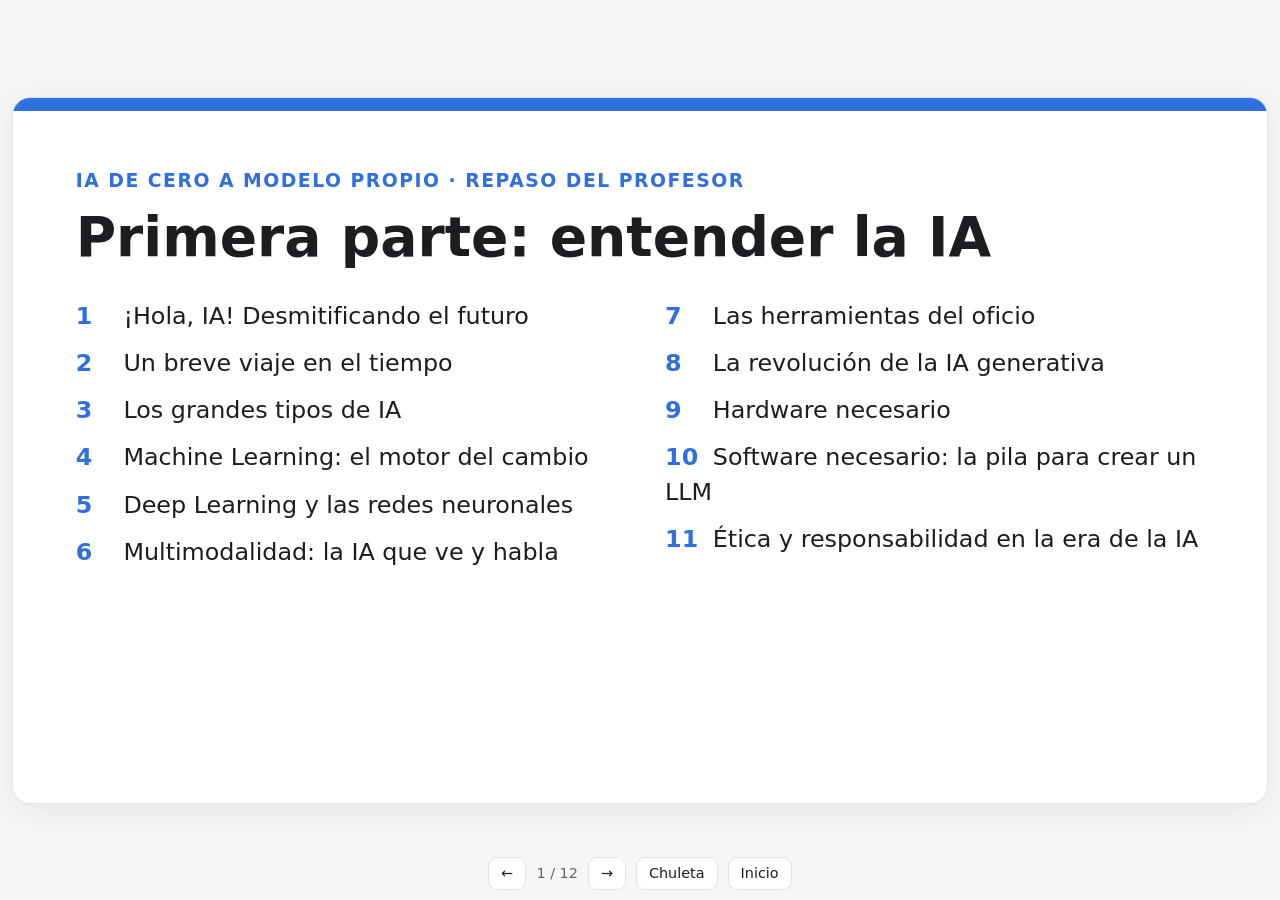
<file: docs/profesor/presentacion-parte-1.html>
<!doctype html>
<html lang="es">
<head>
<meta charset="utf-8">
<meta name="viewport" content="width=device-width, initial-scale=1">
<title>Repaso: parte 1</title>
<meta name="robots" content="noindex">
<style>
:root {
  --fondo: #f7f7f5; --papel: #ffffff; --texto: #1c1d21; --suave: #5f6370; --linea: #e3e3df;
  --p1: #2f6fdf; --p1-claro: #e8f0fd; --p2: #7a4fd6; --p2-claro: #f0eafc; --ok: #1f9d55; --ok-claro: #e5f6ec;
  color-scheme: light;
}
@media (prefers-color-scheme: dark) {
  :root:not([data-theme="light"]) {
    --fondo: #15161a; --papel: #1e2026; --texto: #ececef; --suave: #a3a7b3; --linea: #30333b;
    --p1: #7aa7ff; --p1-claro: #1c2a45; --p2: #b494ff; --p2-claro: #2a2142; --ok: #4cc785; --ok-claro: #17301f;
    color-scheme: dark;
  }
}
* { box-sizing: border-box; }
html, body { margin: 0; }
body { background: var(--fondo); color: var(--texto);
  font: 16px/1.45 system-ui, -apple-system, "Segoe UI", Roboto, sans-serif; -webkit-text-size-adjust: 100%; }
a { color: inherit; }

:root { --c: var(--p1); --cc: var(--p1-claro); }
html, body { height: 100%; overflow: hidden; }
.pase { height: 100%; display: flex; align-items: center; justify-content: center; padding: 12px; }
.diapo { display: none; width: min(100%, calc((100vh - 70px) * 16 / 9)); aspect-ratio: 16 / 9;
  background: var(--papel); border: 1px solid var(--linea); border-radius: 18px; container-type: inline-size;
  box-shadow: 0 6px 30px rgba(0,0,0,.08); overflow: hidden; }
.diapo.activa { display: block; }
.lienzo { height: 100%; padding: 4.5cqw 5cqw; display: flex; flex-direction: column; border-top: 1.1cqw solid var(--c); }
.etq { color: var(--c); font-weight: 700; font-size: 1.5cqw; text-transform: uppercase; letter-spacing: .08em; margin: 0; }
h1 { font-size: 4.4cqw; margin: 1cqw 0 2.5cqw; line-height: 1.1; }
.indice { columns: 2; column-gap: 4cqw; margin: 0; padding: 0; list-style: none; font-size: 1.9cqw; }
.indice li { break-inside: avoid; margin-bottom: 1cqw; }
.indice a { text-decoration: none; }
.indice b { display: inline-block; min-width: 3.2cqw; color: var(--c); }
header { display: flex; align-items: center; gap: 1.8cqw; }
.num { flex: none; width: 6cqw; height: 6cqw; border-radius: 1.4cqw; background: var(--c); color: #fff;
  font-weight: 800; font-size: 3.2cqw; display: flex; align-items: center; justify-content: center; }
h2 { font-size: 3.2cqw; margin: 0; line-height: 1.1; }
.pract { margin-left: auto; flex: none; font-size: 1.4cqw; font-weight: 600; color: var(--c); background: var(--cc);
  padding: .6cqw 1.2cqw; border-radius: 99px; }
.idea { font-size: 2.05cqw; color: var(--suave); font-style: italic; margin: 1.6cqw 0 2.2cqw; padding-left: 1.4cqw;
  border-left: .5cqw solid var(--c); }
ul { list-style: none; margin: 0; padding: 0; display: grid; gap: 1.3cqw 3cqw; align-content: start; flex: 1; }
ul.dos { grid-template-columns: 1fr 1fr; }
ul li { display: flex; align-items: center; gap: 1.4cqw; font-size: 2.05cqw; font-weight: 600; line-height: 1.2;
  background: var(--cc); border-radius: 1.2cqw; padding: 1.1cqw 1.4cqw; }
ul.una li { font-size: 2.4cqw; }
ul .ico { font-size: 2.6cqw; flex: none; }
.act { margin: 1.6cqw 0 0; font-size: 1.6cqw; color: var(--suave); }
.mando { position: fixed; bottom: 10px; left: 0; right: 0; display: flex; justify-content: center; align-items: center;
  gap: 10px; font-size: .9rem; color: var(--suave); }
.mando button, .mando a { font: inherit; background: var(--papel); color: var(--texto); border: 1px solid var(--linea);
  border-radius: 9px; padding: 5px 12px; cursor: pointer; text-decoration: none; }
@media print {
  html, body { height: auto; overflow: visible; }
  .pase { display: block; padding: 0; }
  .diapo { display: block; width: 100%; page-break-after: always; box-shadow: none; margin: 0 0 8px; }
  .mando { display: none; }
}
</style>
</head>
<body>
<div class="pase">

<section class="diapo portada" id="inicio">
  <div class="lienzo">
    <p class="etq">IA de cero a modelo propio · repaso del profesor</p>
    <h1>Primera parte: entender la IA</h1>
    <ol class="indice"><li><a href="#m1"><b>1</b> ¡Hola, IA! Desmitificando el futuro</a></li><li><a href="#m2"><b>2</b> Un breve viaje en el tiempo</a></li><li><a href="#m3"><b>3</b> Los grandes tipos de IA</a></li><li><a href="#m4"><b>4</b> Machine Learning: el motor del cambio</a></li><li><a href="#m5"><b>5</b> Deep Learning y las redes neuronales</a></li><li><a href="#m6"><b>6</b> Multimodalidad: la IA que ve y habla</a></li><li><a href="#m7"><b>7</b> Las herramientas del oficio</a></li><li><a href="#m8"><b>8</b> La revolución de la IA generativa</a></li><li><a href="#m9"><b>9</b> Hardware necesario</a></li><li><a href="#m10"><b>10</b> Software necesario: la pila para crear un LLM</a></li><li><a href="#m11"><b>11</b> Ética y responsabilidad en la era de la IA</a></li></ol>
  </div>
</section>
<section class="diapo" id="m1">
  <div class="lienzo">
    <header><span class="num">1</span><h2>¡Hola, IA! Desmitificando el futuro</h2></header>
    <p class="idea">La IA no es magia ni conciencia: es estadística y computación a gran escala.</p>
    <ul class="dos"><li><span class="ico" aria-hidden="true">🎯</span><span>Qué es la IA</span></li><li><span class="ico" aria-hidden="true">🧩</span><span>IA débil o estrecha frente a modelos de propósito general</span></li><li><span class="ico" aria-hidden="true">⚖️</span><span>Humana frente a artificial</span></li><li><span class="ico" aria-hidden="true">👻</span><span>Alucinaciones</span></li><li><span class="ico" aria-hidden="true">📱</span><span>La IA que ya usamos</span></li><li><span class="ico" aria-hidden="true">⛈️</span><span>¿Por qué ahora? La tormenta perfecta</span></li></ul>
    <p class="act"><span aria-hidden="true">🧪</span> Teachable Machine: entrenar dos gestos con la cámara y tratar de engañarla.</p>
  </div>
</section>
<section class="diapo" id="m2">
  <div class="lienzo">
    <header><span class="num">2</span><h2>Un breve viaje en el tiempo</h2></header>
    <p class="idea">La IA avanza a saltos: euforia, inviernos y renacimiento cuando coinciden datos, hardware y algoritmos.</p>
    <ul class="dos"><li><span class="ico" aria-hidden="true">🧠</span><span>Turing (1950) y su test</span></li><li><span class="ico" aria-hidden="true">🎓</span><span>Dartmouth (1956)</span></li><li><span class="ico" aria-hidden="true">🏆</span><span>Los hitos</span></li><li><span class="ico" aria-hidden="true">❄️</span><span>Los dos inviernos</span></li><li><span class="ico" aria-hidden="true">🔄</span><span>Cambio de paradigma</span></li><li><span class="ico" aria-hidden="true">🖼️</span><span>AlexNet (2012)</span></li><li><span class="ico" aria-hidden="true">🏅</span><span>Reconocimientos</span></li></ul>
    
  </div>
</section>
<section class="diapo" id="m3">
  <div class="lienzo">
    <header><span class="num">3</span><h2>Los grandes tipos de IA</h2></header>
    <p class="idea">Hoy hay IA estrecha y modelos de propósito general; la IA general (AGI) todavía no existe.</p>
    <ul class="dos"><li><span class="ico" aria-hidden="true">🎯</span><span>ANI, IA débil o estrecha</span></li><li><span class="ico" aria-hidden="true">🧰</span><span>Modelos de propósito general</span></li><li><span class="ico" aria-hidden="true">🌐</span><span>AGI y ASI</span></li><li><span class="ico" aria-hidden="true">📜</span><span>IA simbólica (GOFAI)</span></li><li><span class="ico" aria-hidden="true">📊</span><span>Machine Learning</span></li><li><span class="ico" aria-hidden="true">🧠</span><span>Deep Learning</span></li></ul>
    
  </div>
</section>
<section class="diapo" id="m4">
  <div class="lienzo">
    <header><span class="num">4</span><h2>Machine Learning: el motor del cambio</h2></header>
    <p class="idea">En vez de programar reglas, se le dan ejemplos a la máquina y ella descubre los patrones.</p>
    <ul class="dos"><li><span class="ico" aria-hidden="true">🔁</span><span>Programar frente a aprender</span></li><li><span class="ico" aria-hidden="true">🏷️</span><span>Supervisado: clasificación y regresión</span></li><li><span class="ico" aria-hidden="true">🧺</span><span>No supervisado: clustering</span></li><li><span class="ico" aria-hidden="true">🎮</span><span>Por refuerzo</span></li><li><span class="ico" aria-hidden="true">🧩</span><span>Autosupervisado</span></li><li><span class="ico" aria-hidden="true">📏</span><span>Entrenamiento y prueba (80/20)</span></li><li><span class="ico" aria-hidden="true">⚠️</span><span>Sobreajuste y métricas</span></li></ul>
    
  </div>
</section>
<section class="diapo" id="m5">
  <div class="lienzo">
    <header><span class="num">5</span><h2>Deep Learning y las redes neuronales</h2></header>
    <p class="idea">Una red neuronal aprende ajustando millones de pesos para equivocarse cada vez menos.</p>
    <ul class="dos"><li><span class="ico" aria-hidden="true">⚙️</span><span>La neurona artificial</span></li><li><span class="ico" aria-hidden="true">🏗️</span><span>Capas: entrada, ocultas y salida</span></li><li><span class="ico" aria-hidden="true">🔢</span><span>Parámetros</span></li><li><span class="ico" aria-hidden="true">🔄</span><span>El ciclo de entrenamiento</span></li><li><span class="ico" aria-hidden="true">⛰️</span><span>La metáfora de la montaña en la niebla</span></li><li><span class="ico" aria-hidden="true">👁️</span><span>Aplicaciones: imagen y lenguaje</span></li></ul>
    <p class="act"><span aria-hidden="true">🧪</span> TensorFlow Playground: resolver la espiral añadiendo capas, ReLU y entradas sin(X).</p>
  </div>
</section>
<section class="diapo" id="m6">
  <div class="lienzo">
    <header><span class="num">6</span><h2>Multimodalidad: la IA que ve y habla</h2></header>
    <p class="idea">Hoy un mismo modelo lee, mira, escucha y habla porque todo se convierte en vectores.</p>
    <ul class="dos"><li><span class="ico" aria-hidden="true">🖼️</span><span>Una imagen son números</span></li><li><span class="ico" aria-hidden="true">🩺</span><span>Visión por computador</span></li><li><span class="ico" aria-hidden="true">🔤</span><span>Tokens y embeddings</span></li><li><span class="ico" aria-hidden="true">💬</span><span>Aplicaciones del PLN</span></li><li><span class="ico" aria-hidden="true">🎙️</span><span>La voz</span></li><li><span class="ico" aria-hidden="true">🔗</span><span>Modelos multimodales</span></li></ul>
    <p class="act"><span aria-hidden="true">🧪</span> Fotografiar un objeto, preguntar a un asistente qué es y comprobarlo en otra fuente.</p>
  </div>
</section>
<section class="diapo" id="m7">
  <div class="lienzo">
    <header><span class="num">7</span><h2>Las herramientas del oficio</h2></header>
    <p class="idea">Python y sus librerías son el idioma de la IA, y la nube permite entrenar sin tener GPU.</p>
    <ul class="dos"><li><span class="ico" aria-hidden="true">🐍</span><span>Por qué Python</span></li><li><span class="ico" aria-hidden="true">📚</span><span>Las librerías clave</span></li><li><span class="ico" aria-hidden="true">🧹</span><span>Preparar los datos</span></li><li><span class="ico" aria-hidden="true">☁️</span><span>La nube y Google Colab</span></li><li><span class="ico" aria-hidden="true">🔀</span><span>Alternativas a Colab</span></li><li><span class="ico" aria-hidden="true">💻</span><span>Sin código y en local</span></li></ul>
    
  </div>
</section>
<section class="diapo" id="m8">
  <div class="lienzo">
    <header><span class="num">8</span><h2>La revolución de la IA generativa</h2></header>
    <p class="idea">Un LLM predice el siguiente token; con eso, y un buen ajuste, se convierte en un asistente.</p>
    <ul class="dos"><li><span class="ico" aria-hidden="true">✨</span><span>De analizar a crear</span></li><li><span class="ico" aria-hidden="true">🔮</span><span>LLM: predecir el siguiente token</span></li><li><span class="ico" aria-hidden="true">👀</span><span>La atención del Transformer</span></li><li><span class="ico" aria-hidden="true">🧩</span><span>El Transformer, paso a paso (8a)</span></li><li><span class="ico" aria-hidden="true">🧑‍🏫</span><span>De modelo a asistente</span></li><li><span class="ico" aria-hidden="true">🆕</span><span>Razonamiento, herramientas y agentes</span></li><li><span class="ico" aria-hidden="true">👻</span><span>Alucinaciones</span></li><li><span class="ico" aria-hidden="true">🌫️</span><span>Difusión para imágenes</span></li><li><span class="ico" aria-hidden="true">🎲</span><span>La difusión, paso a paso (8b)</span></li><li><span class="ico" aria-hidden="true">✍️</span><span>Pedirle bien las cosas</span></li></ul>
    
  </div>
</section>
<section class="diapo" id="m9">
  <div class="lienzo">
    <header><span class="num">9</span><h2>Hardware necesario</h2></header>
    <p class="idea">Crear, ajustar y usar un modelo piden hardware de escalas muy distintas: de un clúster a tu portátil.</p>
    <ul class="dos"><li><span class="ico" aria-hidden="true">📏</span><span>Tres escalas</span></li><li><span class="ico" aria-hidden="true">🟩</span><span>Las GPU de centro de datos</span></li><li><span class="ico" aria-hidden="true">🔌</span><span>La interconexión</span></li><li><span class="ico" aria-hidden="true">🗄️</span><span>El almacenamiento</span></li><li><span class="ico" aria-hidden="true">🧑‍💻</span><span>Lo realista: fine-tuning</span></li><li><span class="ico" aria-hidden="true">⚠️</span><span>Dos GPU no son una con el doble de memoria</span></li><li><span class="ico" aria-hidden="true">🧮</span><span>Cuánta memoria necesita un modelo</span></li><li><span class="ico" aria-hidden="true">🍎</span><span>Memoria unificada</span></li></ul>
    
  </div>
</section>
<section class="diapo" id="m10">
  <div class="lienzo">
    <header><span class="num">10</span><h2>Software necesario: la pila para crear un LLM</h2></header>
    <p class="idea">Entrenar un LLM exige una pila de cinco capas; ajustarlo o usarlo, solo unas pocas piezas.</p>
    <ul class="dos"><li><span class="ico" aria-hidden="true">🏛️</span><span>La pirámide de cinco capas</span></li><li><span class="ico" aria-hidden="true">🤗</span><span>Capa 4: librerías de alto nivel</span></li><li><span class="ico" aria-hidden="true">🕸️</span><span>Capa 3: entrenamiento distribuido</span></li><li><span class="ico" aria-hidden="true">🔥</span><span>Capa 2: el framework</span></li><li><span class="ico" aria-hidden="true">🟢</span><span>Capa 1: drivers</span></li><li><span class="ico" aria-hidden="true">📊</span><span>Datos, trabajos y experimentos</span></li><li><span class="ico" aria-hidden="true">✅</span><span>Lo que basta en la práctica</span></li></ul>
    
  </div>
</section>
<section class="diapo" id="m11">
  <div class="lienzo">
    <header><span class="num">11</span><h2>Ética y responsabilidad en la era de la IA</h2></header>
    <p class="idea">La IA hereda nuestros sesgos y plantea riesgos reales; la ley europea los regula según su nivel de riesgo.</p>
    <ul class="dos"><li><span class="ico" aria-hidden="true">⚖️</span><span>Sesgos algorítmicos</span></li><li><span class="ico" aria-hidden="true">🔒</span><span>Privacidad</span></li><li><span class="ico" aria-hidden="true">🏫</span><span>Buenas prácticas en el aula</span></li><li><span class="ico" aria-hidden="true">💼</span><span>El trabajo</span></li><li><span class="ico" aria-hidden="true">🎭</span><span>Deepfakes y desinformación</span></li><li><span class="ico" aria-hidden="true">🇪🇺</span><span>El Reglamento Europeo de IA</span></li><li><span class="ico" aria-hidden="true">🌍</span><span>Medio ambiente, autoría y otros retos</span></li></ul>
    <p class="act"><span aria-hidden="true">🧪</span> Debate: becas decididas por un algoritmo, responsabilidad de un error médico, autoría del arte generado, normas del centro.</p>
  </div>
</section>
</div>
<nav class="mando">
  <button type="button" id="ant" aria-label="Anterior">←</button>
  <span id="cuenta"></span>
  <button type="button" id="sig" aria-label="Siguiente">→</button>
  <a href="chuleta.html" id="achuleta">Chuleta</a>
  <a href="index.html">Inicio</a>
</nav>
<script>
(function () {
  var d = Array.prototype.slice.call(document.querySelectorAll(".diapo"));
  var i = 0;
  function ir(k, sinHash) {
    i = Math.max(0, Math.min(d.length - 1, k));
    d.forEach(function (x, j) { x.classList.toggle("activa", j === i); });
    document.getElementById("cuenta").textContent = (i + 1) + " / " + d.length;
    document.getElementById("achuleta").href = "chuleta.html" + (d[i].id.charAt(0) === "m" ? "#" + d[i].id : "");
    if (!sinHash) history.replaceState(null, "", "#" + d[i].id);
  }
  function desdeHash() {
    var h = location.hash.slice(1);
    var k = d.findIndex(function (x) { return x.id === h; });
    ir(k < 0 ? 0 : k, true);
  }
  document.getElementById("ant").onclick = function () { ir(i - 1); };
  document.getElementById("sig").onclick = function () { ir(i + 1); };
  document.addEventListener("keydown", function (ev) {
    if (["ArrowRight", "PageDown", " "].indexOf(ev.key) >= 0) { ev.preventDefault(); ir(i + 1); }
    if (["ArrowLeft", "PageUp"].indexOf(ev.key) >= 0) { ev.preventDefault(); ir(i - 1); }
    if (ev.key === "Home") ir(0);
    if (ev.key === "End") ir(d.length - 1);
  });
  var x0 = null;
  document.addEventListener("touchstart", function (ev) { x0 = ev.touches[0].clientX; }, { passive: true });
  document.addEventListener("touchend", function (ev) {
    if (x0 === null) return;
    var dx = ev.changedTouches[0].clientX - x0;
    if (Math.abs(dx) > 50) ir(i + (dx < 0 ? 1 : -1));
    x0 = null;
  });
  window.addEventListener("hashchange", desdeHash);
  desdeHash();
})();
</script>
</body>
</html>
</file>
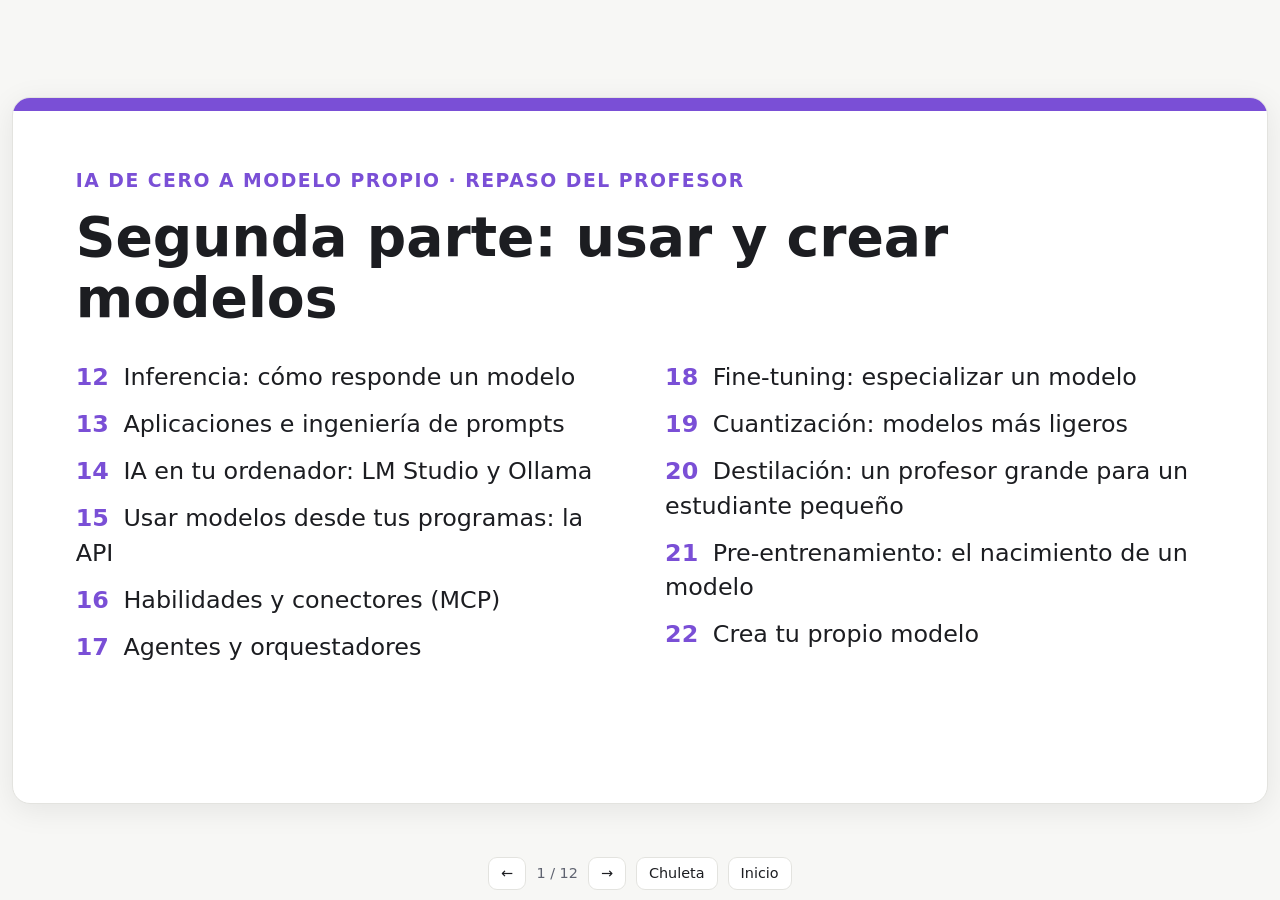
<file: docs/profesor/presentacion-parte-2.html>
<!doctype html>
<html lang="es">
<head>
<meta charset="utf-8">
<meta name="viewport" content="width=device-width, initial-scale=1">
<title>Repaso: parte 2</title>
<meta name="robots" content="noindex">
<style>
:root {
  --fondo: #f7f7f5; --papel: #ffffff; --texto: #1c1d21; --suave: #5f6370; --linea: #e3e3df;
  --p1: #2f6fdf; --p1-claro: #e8f0fd; --p2: #7a4fd6; --p2-claro: #f0eafc; --ok: #1f9d55; --ok-claro: #e5f6ec;
  color-scheme: light;
}
@media (prefers-color-scheme: dark) {
  :root:not([data-theme="light"]) {
    --fondo: #15161a; --papel: #1e2026; --texto: #ececef; --suave: #a3a7b3; --linea: #30333b;
    --p1: #7aa7ff; --p1-claro: #1c2a45; --p2: #b494ff; --p2-claro: #2a2142; --ok: #4cc785; --ok-claro: #17301f;
    color-scheme: dark;
  }
}
* { box-sizing: border-box; }
html, body { margin: 0; }
body { background: var(--fondo); color: var(--texto);
  font: 16px/1.45 system-ui, -apple-system, "Segoe UI", Roboto, sans-serif; -webkit-text-size-adjust: 100%; }
a { color: inherit; }

:root { --c: var(--p2); --cc: var(--p2-claro); }
html, body { height: 100%; overflow: hidden; }
.pase { height: 100%; display: flex; align-items: center; justify-content: center; padding: 12px; }
.diapo { display: none; width: min(100%, calc((100vh - 70px) * 16 / 9)); aspect-ratio: 16 / 9;
  background: var(--papel); border: 1px solid var(--linea); border-radius: 18px; container-type: inline-size;
  box-shadow: 0 6px 30px rgba(0,0,0,.08); overflow: hidden; }
.diapo.activa { display: block; }
.lienzo { height: 100%; padding: 4.5cqw 5cqw; display: flex; flex-direction: column; border-top: 1.1cqw solid var(--c); }
.etq { color: var(--c); font-weight: 700; font-size: 1.5cqw; text-transform: uppercase; letter-spacing: .08em; margin: 0; }
h1 { font-size: 4.4cqw; margin: 1cqw 0 2.5cqw; line-height: 1.1; }
.indice { columns: 2; column-gap: 4cqw; margin: 0; padding: 0; list-style: none; font-size: 1.9cqw; }
.indice li { break-inside: avoid; margin-bottom: 1cqw; }
.indice a { text-decoration: none; }
.indice b { display: inline-block; min-width: 3.2cqw; color: var(--c); }
header { display: flex; align-items: center; gap: 1.8cqw; }
.num { flex: none; width: 6cqw; height: 6cqw; border-radius: 1.4cqw; background: var(--c); color: #fff;
  font-weight: 800; font-size: 3.2cqw; display: flex; align-items: center; justify-content: center; }
h2 { font-size: 3.2cqw; margin: 0; line-height: 1.1; }
.pract { margin-left: auto; flex: none; font-size: 1.4cqw; font-weight: 600; color: var(--c); background: var(--cc);
  padding: .6cqw 1.2cqw; border-radius: 99px; }
.idea { font-size: 2.05cqw; color: var(--suave); font-style: italic; margin: 1.6cqw 0 2.2cqw; padding-left: 1.4cqw;
  border-left: .5cqw solid var(--c); }
ul { list-style: none; margin: 0; padding: 0; display: grid; gap: 1.3cqw 3cqw; align-content: start; flex: 1; }
ul.dos { grid-template-columns: 1fr 1fr; }
ul li { display: flex; align-items: center; gap: 1.4cqw; font-size: 2.05cqw; font-weight: 600; line-height: 1.2;
  background: var(--cc); border-radius: 1.2cqw; padding: 1.1cqw 1.4cqw; }
ul.una li { font-size: 2.4cqw; }
ul .ico { font-size: 2.6cqw; flex: none; }
.act { margin: 1.6cqw 0 0; font-size: 1.6cqw; color: var(--suave); }
.mando { position: fixed; bottom: 10px; left: 0; right: 0; display: flex; justify-content: center; align-items: center;
  gap: 10px; font-size: .9rem; color: var(--suave); }
.mando button, .mando a { font: inherit; background: var(--papel); color: var(--texto); border: 1px solid var(--linea);
  border-radius: 9px; padding: 5px 12px; cursor: pointer; text-decoration: none; }
@media print {
  html, body { height: auto; overflow: visible; }
  .pase { display: block; padding: 0; }
  .diapo { display: block; width: 100%; page-break-after: always; box-shadow: none; margin: 0 0 8px; }
  .mando { display: none; }
}
</style>
</head>
<body>
<div class="pase">

<section class="diapo portada" id="inicio">
  <div class="lienzo">
    <p class="etq">IA de cero a modelo propio · repaso del profesor</p>
    <h1>Segunda parte: usar y crear modelos</h1>
    <ol class="indice"><li><a href="#m12"><b>12</b> Inferencia: cómo responde un modelo</a></li><li><a href="#m13"><b>13</b> Aplicaciones e ingeniería de prompts</a></li><li><a href="#m14"><b>14</b> IA en tu ordenador: LM Studio y Ollama</a></li><li><a href="#m15"><b>15</b> Usar modelos desde tus programas: la API</a></li><li><a href="#m16"><b>16</b> Habilidades y conectores (MCP)</a></li><li><a href="#m17"><b>17</b> Agentes y orquestadores</a></li><li><a href="#m18"><b>18</b> Fine-tuning: especializar un modelo</a></li><li><a href="#m19"><b>19</b> Cuantización: modelos más ligeros</a></li><li><a href="#m20"><b>20</b> Destilación: un profesor grande para un estudiante pequeño</a></li><li><a href="#m21"><b>21</b> Pre-entrenamiento: el nacimiento de un modelo</a></li><li><a href="#m22"><b>22</b> Crea tu propio modelo</a></li></ol>
  </div>
</section>
<section class="diapo" id="m12">
  <div class="lienzo">
    <header><span class="num">12</span><h2>Inferencia: cómo responde un modelo</h2></header>
    <p class="idea">Usar un modelo no lo cambia: genera token a token, y el muestreo decide cuánto se arriesga.</p>
    <ul class="dos"><li><span class="ico" aria-hidden="true">🔁</span><span>Entrenar frente a usar</span></li><li><span class="ico" aria-hidden="true">🧩</span><span>Tokens</span></li><li><span class="ico" aria-hidden="true">📍</span><span>Embeddings</span></li><li><span class="ico" aria-hidden="true">🧠</span><span>Parámetros</span></li><li><span class="ico" aria-hidden="true">🎲</span><span>El muestreo</span></li><li><span class="ico" aria-hidden="true">⏱️</span><span>Dos fases: prefill y decodificación</span></li><li><span class="ico" aria-hidden="true">📈</span><span>Benchmarking</span></li><li><span class="ico" aria-hidden="true">🗺️</span><span>Dónde se hace la inferencia</span></li></ul>
    <p class="act"><span aria-hidden="true">🧪</span> Benchmark propio: un modelo en dos cuantizaciones, cinco preguntas, TTFT y tok/s en una hoja.</p>
  </div>
</section>
<section class="diapo" id="m13">
  <div class="lienzo">
    <header><span class="num">13</span><h2>Aplicaciones e ingeniería de prompts</h2><span class="pract">Práctica evaluable 13</span></header>
    <p class="idea">Un buen prompt da rol, tarea, contexto, ejemplos, formato y límites; y siempre se verifica el resultado.</p>
    <ul class="dos"><li><span class="ico" aria-hidden="true">🚪</span><span>Tres formas de usar un modelo</span></li><li><span class="ico" aria-hidden="true">🗺️</span><span>El mapa de aplicaciones</span></li><li><span class="ico" aria-hidden="true">🔓</span><span>Abierto no siempre es libre</span></li><li><span class="ico" aria-hidden="true">🧱</span><span>Las seis piezas de un prompt</span></li><li><span class="ico" aria-hidden="true">🔤</span><span>Fórmulas: R-T-F, C-O-T, P-A-S</span></li><li><span class="ico" aria-hidden="true">↔️</span><span>Antes y después</span></li><li><span class="ico" aria-hidden="true">🛠️</span><span>Técnicas</span></li><li><span class="ico" aria-hidden="true">🚫</span><span>Errores frecuentes</span></li></ul>
    <p class="act"><span aria-hidden="true">🧪</span> Reescribir un prompt real con R-T-F, un ejemplo y una restricción, y comparar.</p>
  </div>
</section>
<section class="diapo" id="m14">
  <div class="lienzo">
    <header><span class="num">14</span><h2>IA en tu ordenador: LM Studio y Ollama</h2><span class="pract">Práctica evaluable 14</span></header>
    <p class="idea">Un modelo en tu equipo da privacidad y control; lo que manda es la memoria.</p>
    <ul class="dos"><li><span class="ico" aria-hidden="true">🏠</span><span>Por qué en local</span></li><li><span class="ico" aria-hidden="true">🧮</span><span>Qué ordenador hace falta</span></li><li><span class="ico" aria-hidden="true">🧭</span><span>La interfaz de LM Studio</span></li><li><span class="ico" aria-hidden="true">⬇️</span><span>Descargar y cargar</span></li><li><span class="ico" aria-hidden="true">⚙️</span><span>Ajustes de carga</span></li><li><span class="ico" aria-hidden="true">🎛️</span><span>Ajustes de la conversación</span></li><li><span class="ico" aria-hidden="true">📄</span><span>Documentos y RAG</span></li><li><span class="ico" aria-hidden="true">🖥️</span><span>El servidor local y lms</span></li><li><span class="ico" aria-hidden="true">🦙</span><span>Ollama</span></li></ul>
    <p class="act"><span aria-hidden="true">🧪</span> Probar Temperature 0,2, 1 y 1,6 y Top K 1 con un cuento, y guardar un preset.</p>
  </div>
</section>
<section class="diapo" id="m15">
  <div class="lienzo">
    <header><span class="num">15</span><h2>Usar modelos desde tus programas: la API</h2><span class="pract">Práctica evaluable 17</span></header>
    <p class="idea">Con la API, un programa habla con el modelo; la API no recuerda nada y se paga por tokens.</p>
    <ul class="dos"><li><span class="ico" aria-hidden="true">🔌</span><span>Qué es una API</span></li><li><span class="ico" aria-hidden="true">📨</span><span>Las cuatro partes de una petición</span></li><li><span class="ico" aria-hidden="true">⌨️</span><span>curl contra LM Studio</span></li><li><span class="ico" aria-hidden="true">👥</span><span>Roles: system, user, assistant</span></li><li><span class="ico" aria-hidden="true">🧠</span><span>La API no tiene memoria</span></li><li><span class="ico" aria-hidden="true">🤖</span><span>De la API al agente</span></li><li><span class="ico" aria-hidden="true">🔑</span><span>OpenAI y Gemini</span></li><li><span class="ico" aria-hidden="true">💶</span><span>Precios y buenas prácticas</span></li></ul>
    <p class="act"><span aria-hidden="true">🧪</span> Con curl: listar modelos, una pregunta con system prompt y una conversación de tres turnos; temperatura 0 y 1,5.</p>
  </div>
</section>
<section class="diapo" id="m16">
  <div class="lienzo">
    <header><span class="num">16</span><h2>Habilidades y conectores (MCP)</h2><span class="pract">Práctica evaluable 16</span></header>
    <p class="idea">Las habilidades enseñan cómo hacer una tarea; los conectores dan acceso a datos y acciones.</p>
    <ul class="dos"><li><span class="ico" aria-hidden="true">🧠</span><span>Un cerebro sin manos</span></li><li><span class="ico" aria-hidden="true">✋</span><span>El modelo nunca ejecuta nada</span></li><li><span class="ico" aria-hidden="true">📁</span><span>Una habilidad es una carpeta con SKILL.md</span></li><li><span class="ico" aria-hidden="true">📥</span><span>Carga progresiva</span></li><li><span class="ico" aria-hidden="true">🔌</span><span>MCP: el enchufe universal</span></li><li><span class="ico" aria-hidden="true">🛡️</span><span>Permisos y seguridad</span></li><li><span class="ico" aria-hidden="true">🤝</span><span>Habilidad frente a conector</span></li></ul>
    <p class="act"><span aria-hidden="true">🧪</span> Servidor MCP del reloj en LM Studio: preguntar la hora en Tokio con y sin el servidor.</p>
  </div>
</section>
<section class="diapo" id="m17">
  <div class="lienzo">
    <header><span class="num">17</span><h2>Agentes y orquestadores</h2><span class="pract">Práctica evaluable 17</span></header>
    <p class="idea">Un agente es un modelo en bucle con herramientas: más autonomía exige más control.</p>
    <ul class="dos"><li><span class="ico" aria-hidden="true">🔄</span><span>Del chat al agente</span></li><li><span class="ico" aria-hidden="true">⏳</span><span>Cada vez más autonomía</span></li><li><span class="ico" aria-hidden="true">🎼</span><span>Agente y orquestador</span></li><li><span class="ico" aria-hidden="true">💻</span><span>Agentes de programación</span></li><li><span class="ico" aria-hidden="true">📲</span><span>Agentes personales y en la nube</span></li><li><span class="ico" aria-hidden="true">🧰</span><span>Construir agentes</span></li><li><span class="ico" aria-hidden="true">⚠️</span><span>Riesgos y cómo limitarlos</span></li></ul>
    <p class="act"><span aria-hidden="true">🧪</span> Modo agente en un chat (con verificación de dos resultados) o un Pomodoro con OpenCode; debate sobre qué delegar.</p>
  </div>
</section>
<section class="diapo" id="m18">
  <div class="lienzo">
    <header><span class="num">18</span><h2>Fine-tuning: especializar un modelo</h2><span class="pract">Práctica evaluable 18</span></header>
    <p class="idea">El fine-tuning graba en los pesos un estilo o un formato; para datos nuevos es mejor RAG.</p>
    <ul class="dos"><li><span class="ico" aria-hidden="true">🎓</span><span>Qué es</span></li><li><span class="ico" aria-hidden="true">🎯</span><span>Para qué sirve</span></li><li><span class="ico" aria-hidden="true">🤔</span><span>¿Prompt, RAG o fine-tuning?</span></li><li><span class="ico" aria-hidden="true">🥘</span><span>Los ingredientes</span></li><li><span class="ico" aria-hidden="true">💬</span><span>Datos en formato de chat</span></li><li><span class="ico" aria-hidden="true">📓</span><span>LoRA y QLoRA</span></li><li><span class="ico" aria-hidden="true">📦</span><span>Exportar en Q8_0</span></li><li><span class="ico" aria-hidden="true">⚠️</span><span>Riesgos</span></li></ul>
    <p class="act"><span aria-hidden="true">🧪</span> Asistente que siempre trata de usted (asistente-formal.jsonl) con Unsloth Studio o Colab; probar con 10 épocas.</p>
  </div>
</section>
<section class="diapo" id="m19">
  <div class="lienzo">
    <header><span class="num">19</span><h2>Cuantización: modelos más ligeros</h2><span class="pract">Práctica evaluable 19</span></header>
    <p class="idea">Cuantizar es guardar los pesos con menos bits: cabe y va más rápido, a costa de algo de calidad.</p>
    <ul class="dos"><li><span class="ico" aria-hidden="true">📉</span><span>Qué es</span></li><li><span class="ico" aria-hidden="true">🎁</span><span>Para qué sirve</span></li><li><span class="ico" aria-hidden="true">🧱</span><span>Cómo funciona</span></li><li><span class="ico" aria-hidden="true">🔤</span><span>La sopa de letras</span></li><li><span class="ico" aria-hidden="true">💾</span><span>Cuál descargar</span></li><li><span class="ico" aria-hidden="true">📏</span><span>El precio: la perplejidad</span></li><li><span class="ico" aria-hidden="true">🧪</span><span>La prueba del curso</span></li></ul>
    <p class="act"><span aria-hidden="true">🧪</span> Cuantizar Qwen3-0.6B a 8, 4 y 2 bits (Colab o GGUF-my-repo) y comparar tamaño, velocidad y respuestas.</p>
  </div>
</section>
<section class="diapo" id="m20">
  <div class="lienzo">
    <header><span class="num">20</span><h2>Destilación: un profesor grande para un estudiante pequeño</h2><span class="pract">Práctica evaluable 20</span></header>
    <p class="idea">Un modelo grande enseña a uno pequeño: el estudiante hereda gran parte de su capacidad, y también sus errores.</p>
    <ul class="dos"><li><span class="ico" aria-hidden="true">👩‍🍳</span><span>Profesor y estudiante</span></li><li><span class="ico" aria-hidden="true">🌗</span><span>El conocimiento oscuro</span></li><li><span class="ico" aria-hidden="true">🎁</span><span>Para qué sirve</span></li><li><span class="ico" aria-hidden="true">🔀</span><span>Destilar frente a cuantizar</span></li><li><span class="ico" aria-hidden="true">⚙️</span><span>Cómo funciona</span></li><li><span class="ico" aria-hidden="true">🧬</span><span>En los LLM</span></li><li><span class="ico" aria-hidden="true">⚖️</span><span>El precio y la ética</span></li><li><span class="ico" aria-hidden="true">📊</span><span>La prueba del curso</span></li></ul>
    <p class="act"><span aria-hidden="true">🧪</span> Cuaderno de Colab: DistilBERT enseña a BERT-tiny a clasificar reseñas (unos 10 minutos).</p>
  </div>
</section>
<section class="diapo" id="m21">
  <div class="lienzo">
    <header><span class="num">21</span><h2>Pre-entrenamiento: el nacimiento de un modelo</h2><span class="pract">Práctica evaluable 21</span></header>
    <p class="idea">Pre-entrenar es leer billones de tokens prediciendo el siguiente: así nace un modelo base, que aún no sigue instrucciones.</p>
    <ul class="dos"><li><span class="ico" aria-hidden="true">📚</span><span>Leer todo internet</span></li><li><span class="ico" aria-hidden="true">🥘</span><span>Los ingredientes</span></li><li><span class="ico" aria-hidden="true">✂️</span><span>El tokenizador</span></li><li><span class="ico" aria-hidden="true">👀</span><span>El Transformer</span></li><li><span class="ico" aria-hidden="true">🔁</span><span>El bucle de entrenamiento</span></li><li><span class="ico" aria-hidden="true">🛤️</span><span>El camino completo</span></li><li><span class="ico" aria-hidden="true">🏰</span><span>La prueba del Quijote</span></li></ul>
    <p class="act"><span aria-hidden="true">🧪</span> Cuaderno de Colab (basado en nanoGPT): pre-entrenar desde cero con el Quijote en unos 3 minutos.</p>
  </div>
</section>
<section class="diapo" id="m22">
  <div class="lienzo">
    <header><span class="num">22</span><h2>Crea tu propio modelo</h2><span class="pract">Práctica evaluable 22</span></header>
    <p class="idea">Crear tu modelo es elegir un buen modelo abierto y especializarlo, con un objetivo claro y datos buenos.</p>
    <ul class="dos"><li><span class="ico" aria-hidden="true">🏎️</span><span>Qué significa «crear» un LLM</span></li><li><span class="ico" aria-hidden="true">🎯</span><span>Fase 1: el objetivo</span></li><li><span class="ico" aria-hidden="true">⚙️</span><span>Fase 2: los componentes</span></li><li><span class="ico" aria-hidden="true">🔨</span><span>Fase 3: la creación</span></li><li><span class="ico" aria-hidden="true">🔁</span><span>Fase 4: iterar</span></li><li><span class="ico" aria-hidden="true">👨‍🍳</span><span>El ejemplo: Chef-bot</span></li><li><span class="ico" aria-hidden="true">🛠️</span><span>¿Y desde cero de verdad?</span></li></ul>
    <p class="act"><span aria-hidden="true">🧪</span> Chef-bot con recetas.jsonl en Unsloth Studio y LM Studio, con preset propio.</p>
  </div>
</section>
</div>
<nav class="mando">
  <button type="button" id="ant" aria-label="Anterior">←</button>
  <span id="cuenta"></span>
  <button type="button" id="sig" aria-label="Siguiente">→</button>
  <a href="chuleta.html" id="achuleta">Chuleta</a>
  <a href="index.html">Inicio</a>
</nav>
<script>
(function () {
  var d = Array.prototype.slice.call(document.querySelectorAll(".diapo"));
  var i = 0;
  function ir(k, sinHash) {
    i = Math.max(0, Math.min(d.length - 1, k));
    d.forEach(function (x, j) { x.classList.toggle("activa", j === i); });
    document.getElementById("cuenta").textContent = (i + 1) + " / " + d.length;
    document.getElementById("achuleta").href = "chuleta.html" + (d[i].id.charAt(0) === "m" ? "#" + d[i].id : "");
    if (!sinHash) history.replaceState(null, "", "#" + d[i].id);
  }
  function desdeHash() {
    var h = location.hash.slice(1);
    var k = d.findIndex(function (x) { return x.id === h; });
    ir(k < 0 ? 0 : k, true);
  }
  document.getElementById("ant").onclick = function () { ir(i - 1); };
  document.getElementById("sig").onclick = function () { ir(i + 1); };
  document.addEventListener("keydown", function (ev) {
    if (["ArrowRight", "PageDown", " "].indexOf(ev.key) >= 0) { ev.preventDefault(); ir(i + 1); }
    if (["ArrowLeft", "PageUp"].indexOf(ev.key) >= 0) { ev.preventDefault(); ir(i - 1); }
    if (ev.key === "Home") ir(0);
    if (ev.key === "End") ir(d.length - 1);
  });
  var x0 = null;
  document.addEventListener("touchstart", function (ev) { x0 = ev.touches[0].clientX; }, { passive: true });
  document.addEventListener("touchend", function (ev) {
    if (x0 === null) return;
    var dx = ev.changedTouches[0].clientX - x0;
    if (Math.abs(dx) > 50) ir(i + (dx < 0 ? 1 : -1));
    x0 = null;
  });
  window.addEventListener("hashchange", desdeHash);
  desdeHash();
})();
</script>
</body>
</html>
</file>
